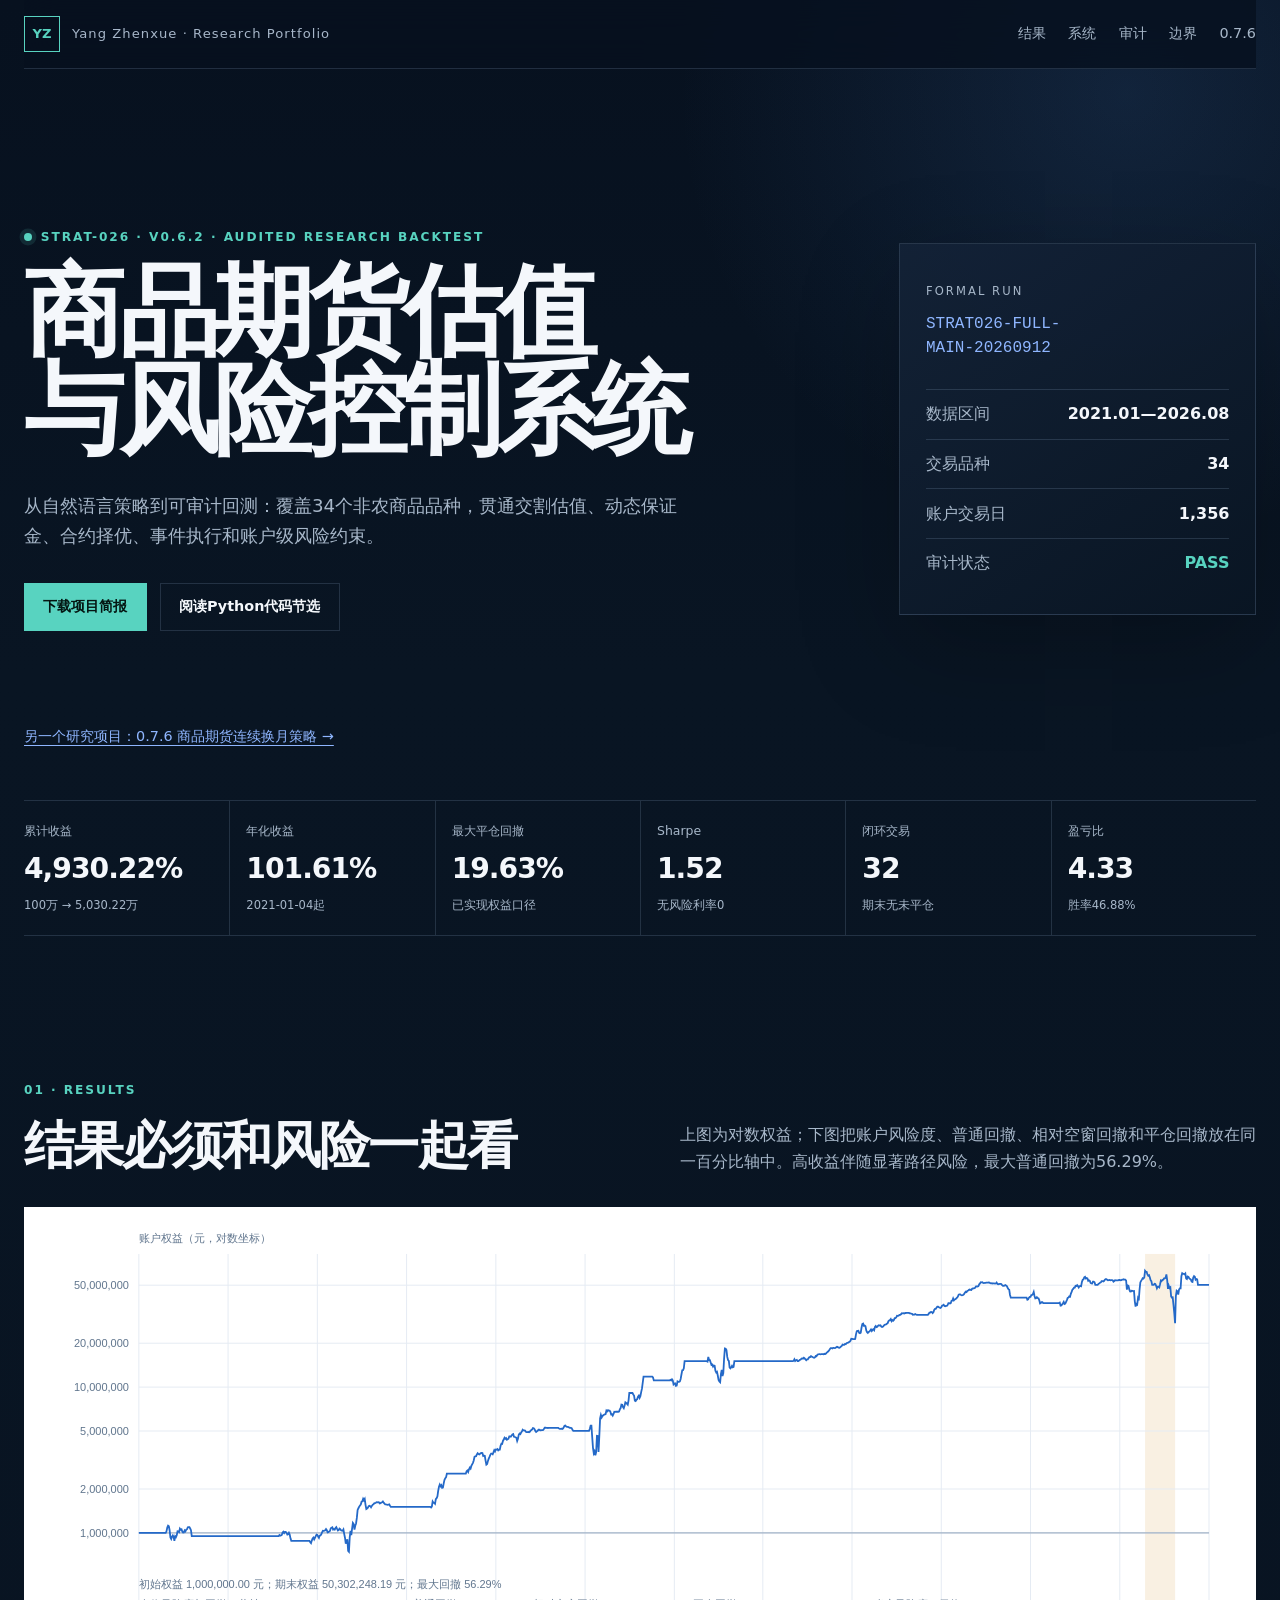
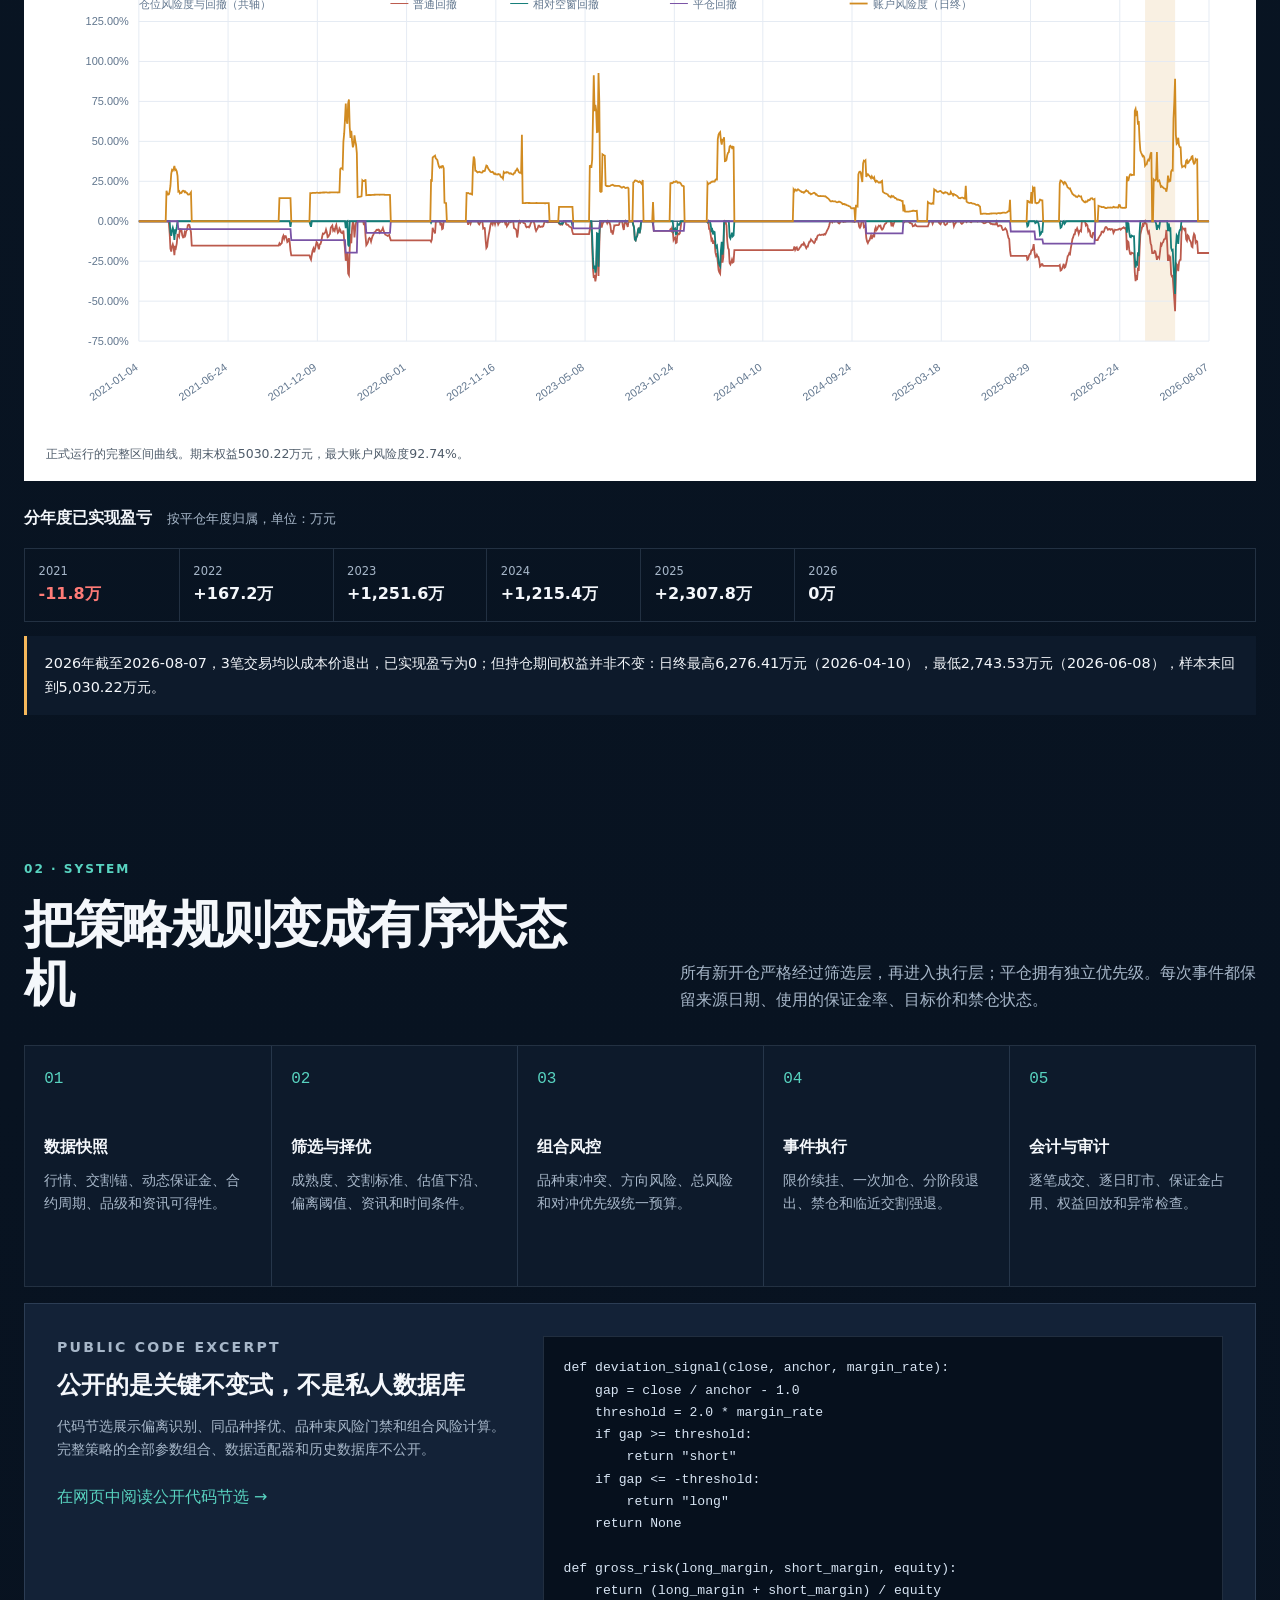
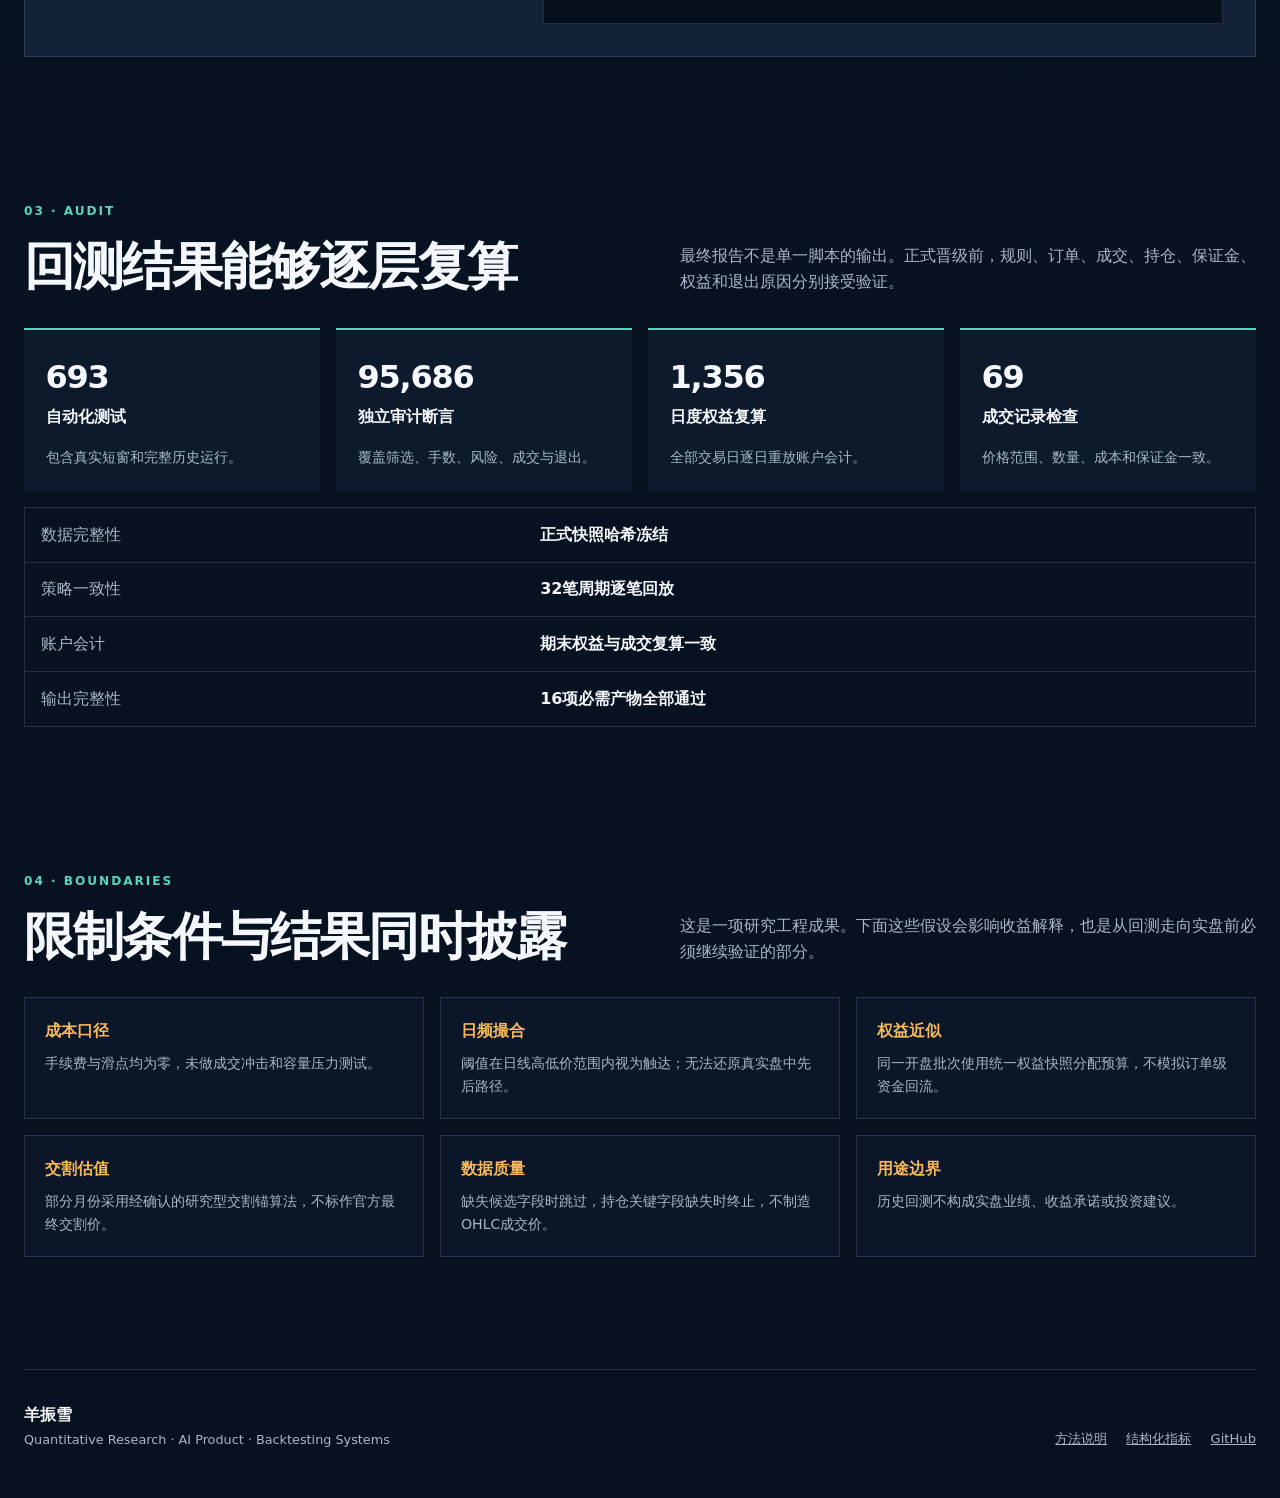
<file: index.html>
<!doctype html>
<html lang="zh-CN">
<head>
  <meta charset="utf-8">
  <meta name="viewport" content="width=device-width, initial-scale=1">
  <meta name="description" content="羊振雪的商品期货估值与风险控制系统项目：策略形式化、数据治理、回测引擎与独立审计。">
  <meta name="theme-color" content="#07111f">
  <title>羊振雪｜商品期货估值与风险控制系统</title>
  <link rel="stylesheet" href="styles.css">
</head>
<body>
  <a class="skip-link" href="#main">跳至主要内容</a>
  <header class="site-header">
    <a class="brand" href="#top" aria-label="返回顶部">
      <span class="brand-mark" aria-hidden="true">YZ</span>
      <span>Yang Zhenxue · Research Portfolio</span>
    </a>
    <nav aria-label="页面导航">
      <a href="#results">结果</a>
      <a href="#system">系统</a>
      <a href="#audit">审计</a>
      <a href="#limits">边界</a>
      <a href="strat-076/">0.7.6</a>
    </nav>
  </header>

  <main id="main">
    <section class="hero" id="top">
      <div class="hero-copy">
        <div class="eyebrow"><span class="status-dot"></span>STRAT-026 · v0.6.2 · AUDITED RESEARCH BACKTEST</div>
        <h1>商品期货估值<br>与风险控制系统</h1>
        <p class="lede">从自然语言策略到可审计回测：覆盖34个非农商品品种，贯通交割估值、动态保证金、合约择优、事件执行和账户级风险约束。</p>
        <div class="hero-actions">
          <a class="button primary" href="reports/STRAT-026-v0.6.2-project-brief.pdf">下载项目简报</a>
          <a class="button secondary" href="code.html">阅读Python代码节选</a>
        </div>
      </div>
      <aside class="hero-proof" aria-label="项目验证信息">
        <p class="proof-label">FORMAL RUN</p>
        <p class="proof-id">STRAT026-FULL-<br>MAIN-20260912</p>
        <dl>
          <div><dt>数据区间</dt><dd>2021.01—2026.08</dd></div>
          <div><dt>交易品种</dt><dd>34</dd></div>
          <div><dt>账户交易日</dt><dd>1,356</dd></div>
          <div><dt>审计状态</dt><dd class="pass">PASS</dd></div>
        </dl>
      </aside>
    </section>

    <p class="other-case"><a href="strat-076/">另一个研究项目：0.7.6 商品期货连续换月策略 →</a></p>

    <section class="metrics" aria-label="核心指标">
      <article><span>累计收益</span><strong>4,930.22%</strong><small>100万 → 5,030.22万</small></article>
      <article><span>年化收益</span><strong>101.61%</strong><small>2021-01-04起</small></article>
      <article><span>最大平仓回撤</span><strong>19.63%</strong><small>已实现权益口径</small></article>
      <article><span>Sharpe</span><strong>1.52</strong><small>无风险利率0</small></article>
      <article><span>闭环交易</span><strong>32</strong><small>期末无未平仓</small></article>
      <article><span>盈亏比</span><strong>4.33</strong><small>胜率46.88%</small></article>
    </section>

    <section class="section chart-section" id="results">
      <div class="section-heading">
        <div><p class="kicker">01 · RESULTS</p><h2>结果必须和风险一起看</h2></div>
        <p>上图为对数权益；下图把账户风险度、普通回撤、相对空窗回撤和平仓回撤放在同一百分比轴中。高收益伴随显著路径风险，最大普通回撤为56.29%。</p>
      </div>
      <figure class="chart-card">
        <img src="assets/equity_curve.svg" alt="2021年至2026年策略权益、账户风险度和三类回撤曲线">
        <figcaption>正式运行的完整区间曲线。期末权益5030.22万元，最大账户风险度92.74%。</figcaption>
      </figure>
      <h3 class="year-heading">分年度已实现盈亏 <small>按平仓年度归属，单位：万元</small></h3>
      <div class="year-grid" id="year-grid" aria-label="分年度已实现盈亏"></div>
      <p class="year-context" id="year-context">2026年交易和持仓波动数据加载中。</p>
    </section>

    <section class="section" id="system">
      <div class="section-heading">
        <div><p class="kicker">02 · SYSTEM</p><h2>把策略规则变成有序状态机</h2></div>
        <p>所有新开仓严格经过筛选层，再进入执行层；平仓拥有独立优先级。每次事件都保留来源日期、使用的保证金率、目标价和禁仓状态。</p>
      </div>
      <div class="pipeline" aria-label="策略执行流程">
        <article><span>01</span><h3>数据快照</h3><p>行情、交割锚、动态保证金、合约周期、品级和资讯可得性。</p></article>
        <article><span>02</span><h3>筛选与择优</h3><p>成熟度、交割标准、估值下沿、偏离阈值、资讯和时间条件。</p></article>
        <article><span>03</span><h3>组合风控</h3><p>品种束冲突、方向风险、总风险和对冲优先级统一预算。</p></article>
        <article><span>04</span><h3>事件执行</h3><p>限价续挂、一次加仓、分阶段退出、禁仓和临近交割强退。</p></article>
        <article><span>05</span><h3>会计与审计</h3><p>逐笔成交、逐日盯市、保证金占用、权益回放和异常检查。</p></article>
      </div>
      <div class="code-panel">
        <div>
          <p class="kicker">PUBLIC CODE EXCERPT</p>
          <h3>公开的是关键不变式，不是私人数据库</h3>
          <p>代码节选展示偏离识别、同品种择优、品种束风险门禁和组合风险计算。完整策略的全部参数组合、数据适配器和历史数据库不公开。</p>
          <a class="text-link" href="code.html">在网页中阅读公开代码节选 →</a>
        </div>
        <pre aria-label="Python代码节选"><code>def deviation_signal(close, anchor, margin_rate):
    gap = close / anchor - 1.0
    threshold = 2.0 * margin_rate
    if gap &gt;= threshold:
        return "short"
    if gap &lt;= -threshold:
        return "long"
    return None

def gross_risk(long_margin, short_margin, equity):
    return (long_margin + short_margin) / equity</code></pre>
      </div>
    </section>

    <section class="section audit-section" id="audit">
      <div class="section-heading">
        <div><p class="kicker">03 · AUDIT</p><h2>回测结果能够逐层复算</h2></div>
        <p>最终报告不是单一脚本的输出。正式晋级前，规则、订单、成交、持仓、保证金、权益和退出原因分别接受验证。</p>
      </div>
      <div class="audit-grid">
        <article><strong>693</strong><span>自动化测试</span><p>包含真实短窗和完整历史运行。</p></article>
        <article><strong>95,686</strong><span>独立审计断言</span><p>覆盖筛选、手数、风险、成交与退出。</p></article>
        <article><strong>1,356</strong><span>日度权益复算</span><p>全部交易日逐日重放账户会计。</p></article>
        <article><strong>69</strong><span>成交记录检查</span><p>价格范围、数量、成本和保证金一致。</p></article>
      </div>
      <div class="evidence-list">
        <div><span>数据完整性</span><b>正式快照哈希冻结</b></div>
        <div><span>策略一致性</span><b>32笔周期逐笔回放</b></div>
        <div><span>账户会计</span><b>期末权益与成交复算一致</b></div>
        <div><span>输出完整性</span><b>16项必需产物全部通过</b></div>
      </div>
    </section>

    <section class="section limits-section" id="limits">
      <div class="section-heading">
        <div><p class="kicker">04 · BOUNDARIES</p><h2>限制条件与结果同时披露</h2></div>
        <p>这是一项研究工程成果。下面这些假设会影响收益解释，也是从回测走向实盘前必须继续验证的部分。</p>
      </div>
      <div class="limits-grid">
        <article><h3>成本口径</h3><p>手续费与滑点均为零，未做成交冲击和容量压力测试。</p></article>
        <article><h3>日频撮合</h3><p>阈值在日线高低价范围内视为触达；无法还原真实盘中先后路径。</p></article>
        <article><h3>权益近似</h3><p>同一开盘批次使用统一权益快照分配预算，不模拟订单级资金回流。</p></article>
        <article><h3>交割估值</h3><p>部分月份采用经确认的研究型交割锚算法，不标作官方最终交割价。</p></article>
        <article><h3>数据质量</h3><p>缺失候选字段时跳过，持仓关键字段缺失时终止，不制造OHLC成交价。</p></article>
        <article><h3>用途边界</h3><p>历史回测不构成实盘业绩、收益承诺或投资建议。</p></article>
      </div>
    </section>
  </main>

  <footer>
    <div><strong>羊振雪</strong><span>Quantitative Research · AI Product · Backtesting Systems</span></div>
    <div class="footer-links"><a href="docs/methodology.md">方法说明</a><a href="data/public-metrics.json">结构化指标</a><a href="https://github.com/yanzhen-cpu/Yangzhenxue">GitHub</a></div>
  </footer>
  <script src="app.js"></script>
</body>
</html>
</file>
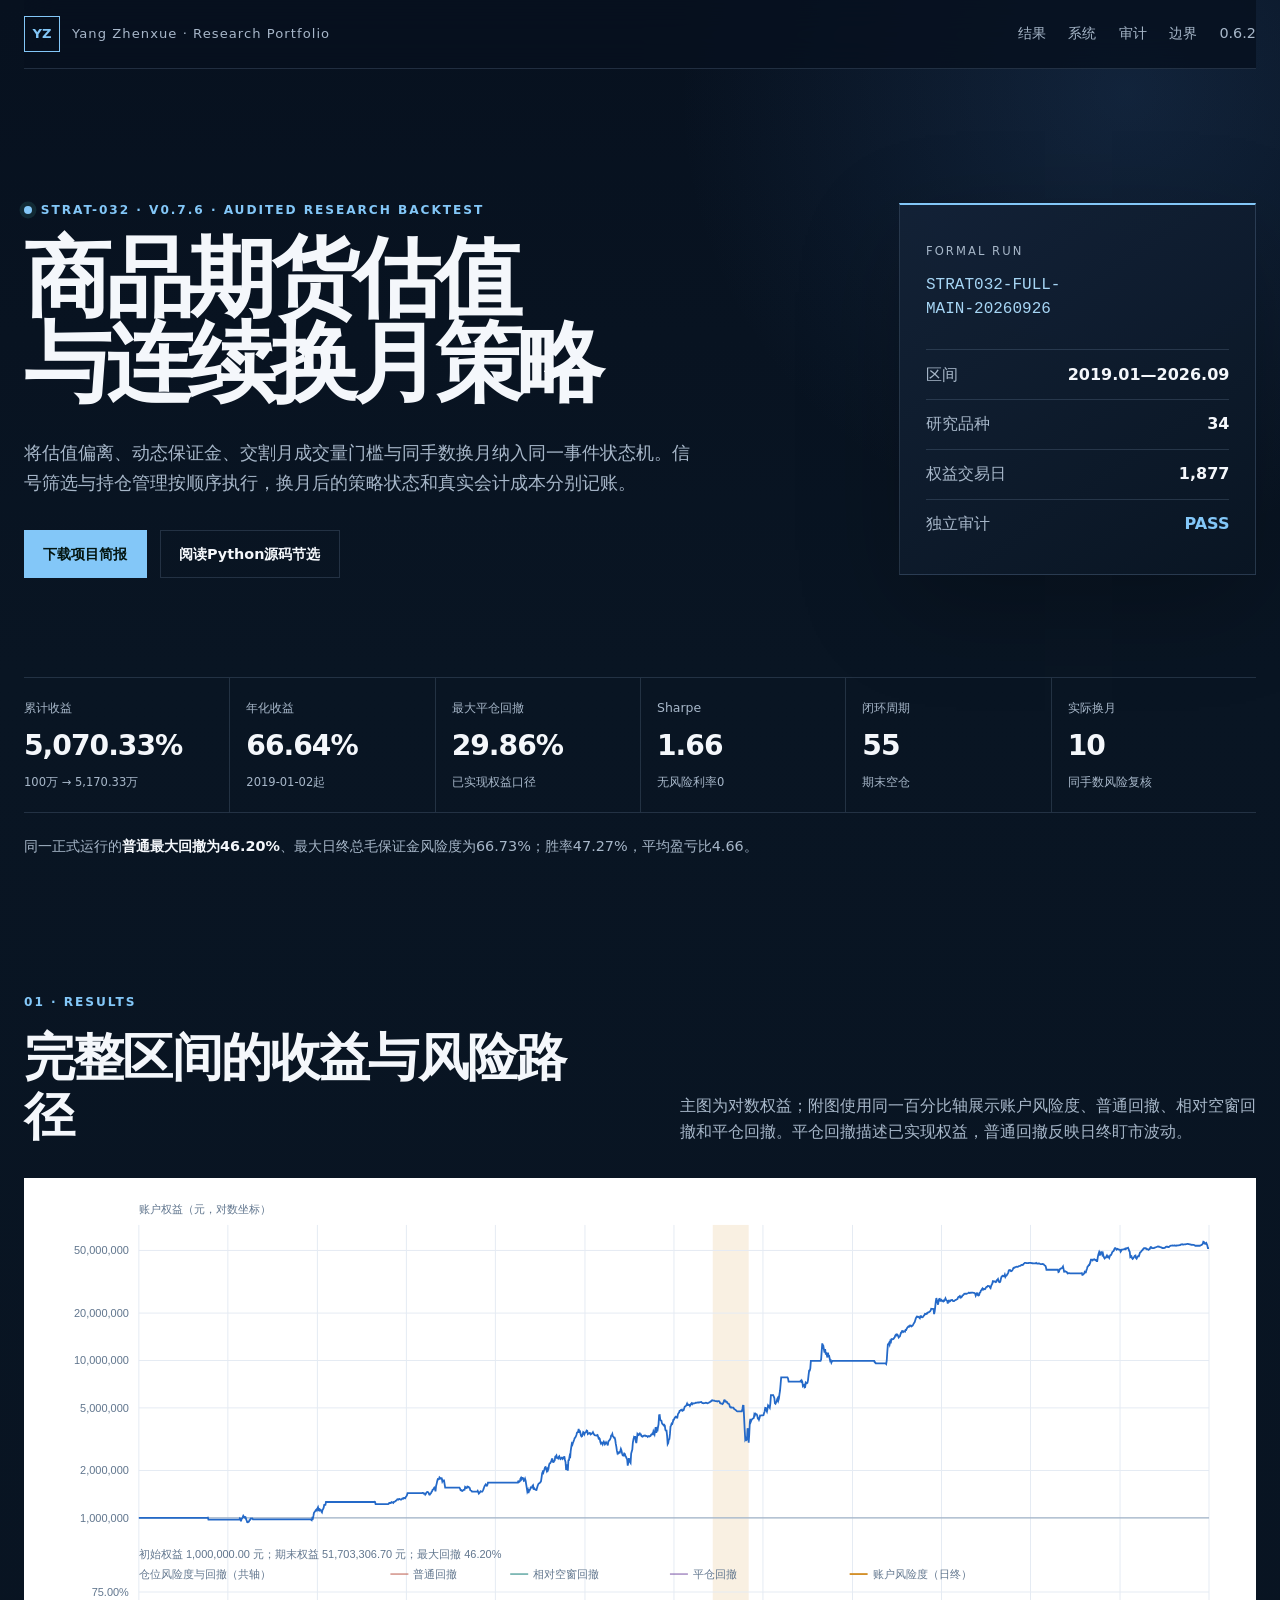
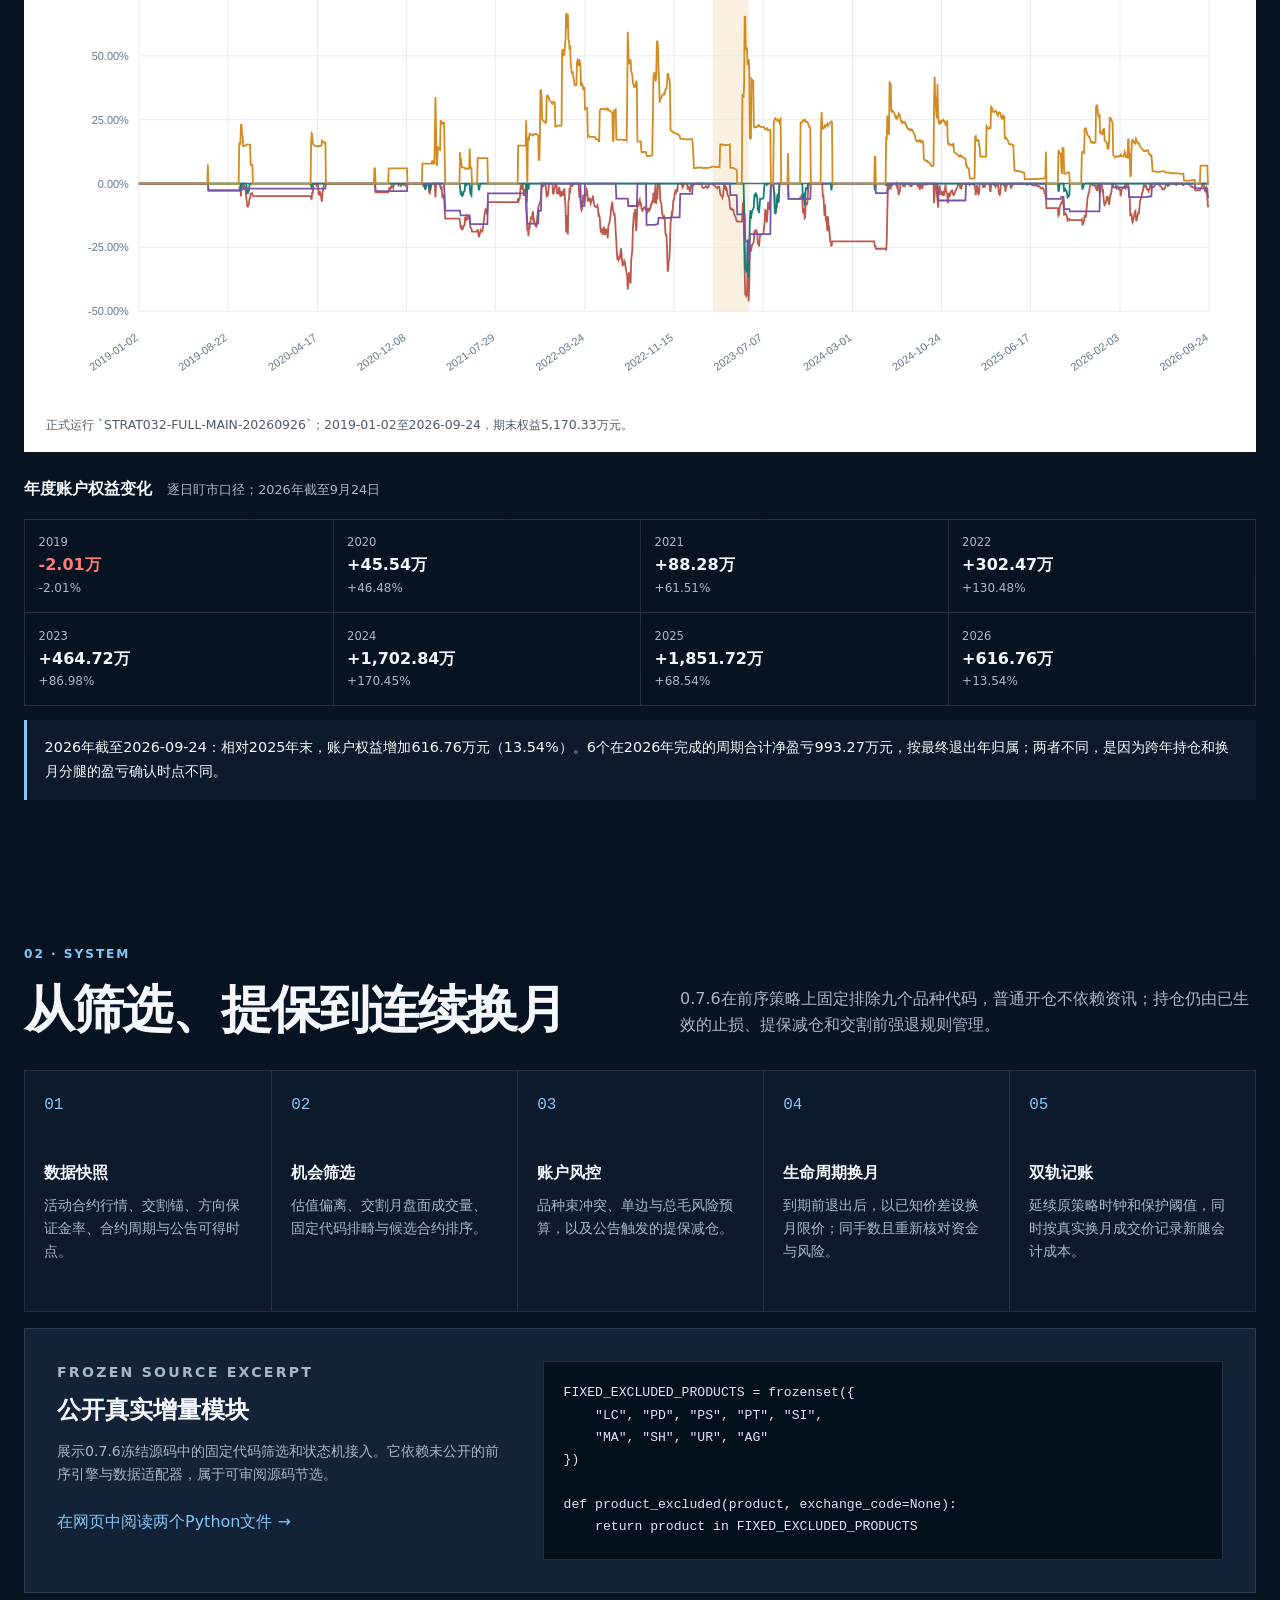
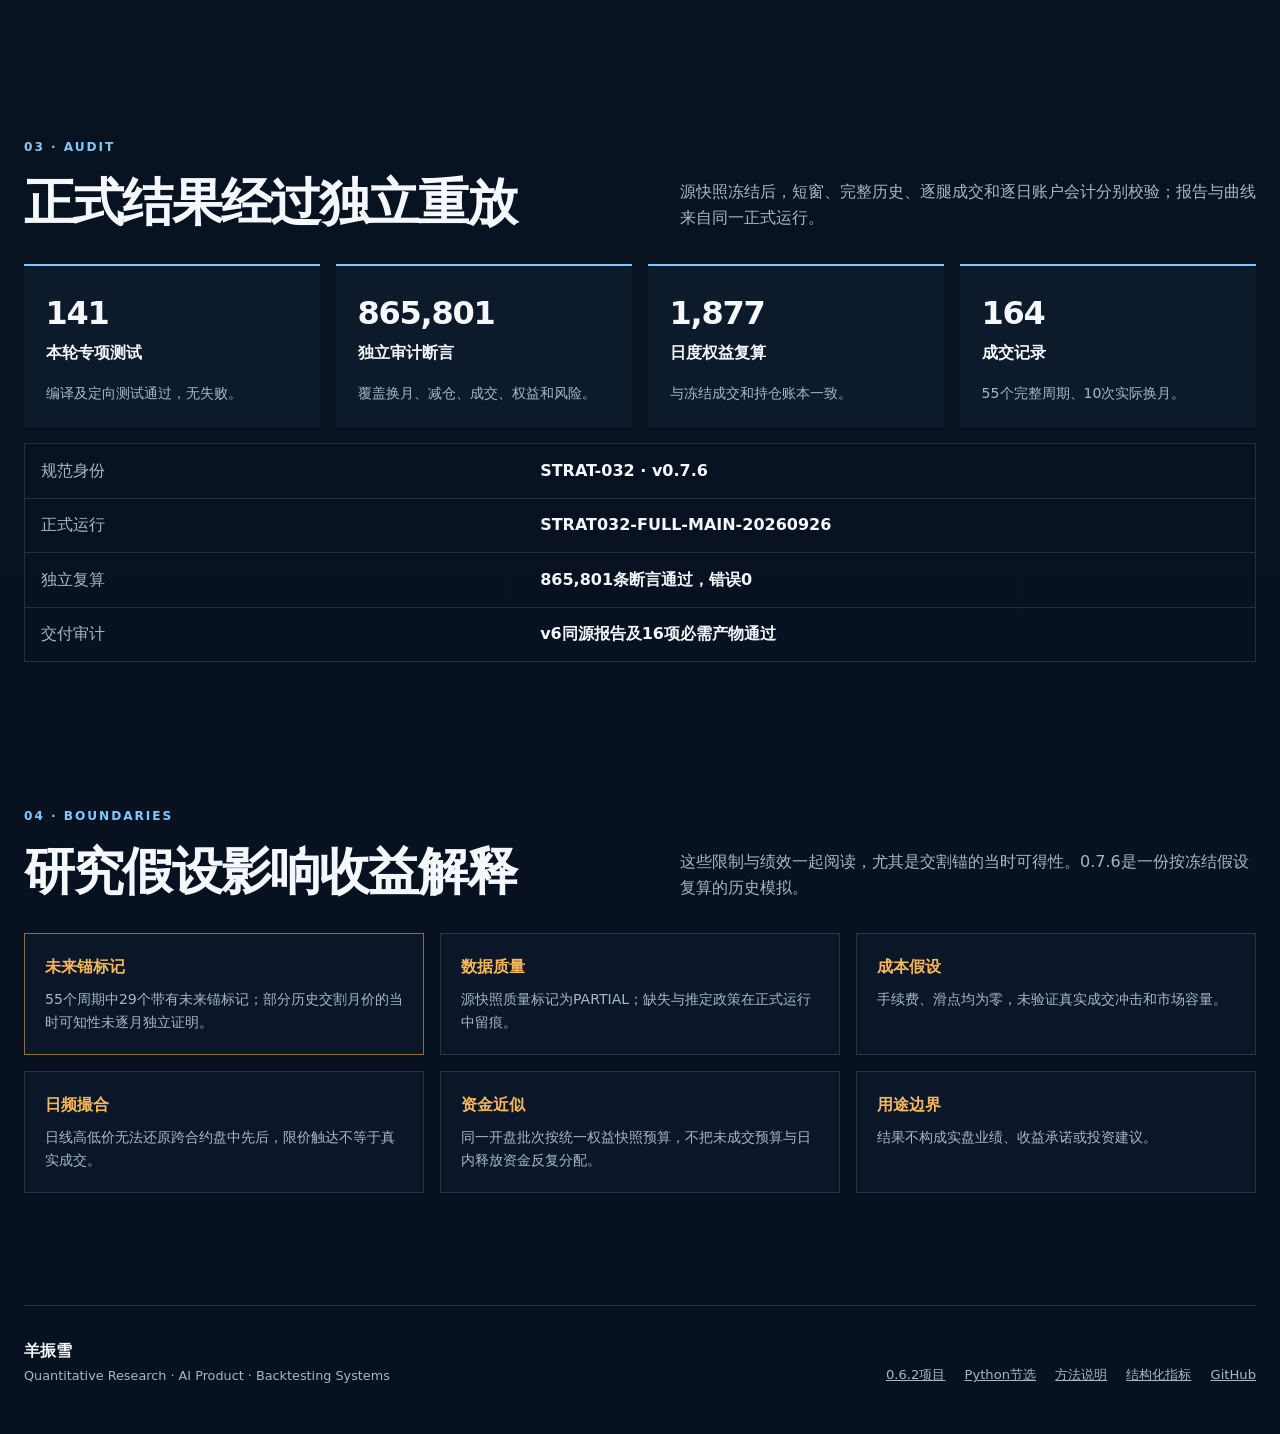
<file: strat-076/index.html>
<!doctype html>
<html lang="zh-CN">
<head>
  <meta charset="utf-8">
  <meta name="viewport" content="width=device-width, initial-scale=1">
  <meta name="description" content="STRAT-032 v0.7.6：商品期货估值偏离、保证金风险控制与同手数换月的可审计研究回测。">
  <meta name="theme-color" content="#07111f">
  <title>0.7.6 换月策略｜羊振雪研究项目</title>
  <link rel="stylesheet" href="../styles.css">
  <link rel="stylesheet" href="site.css">
</head>
<body>
  <a class="skip-link" href="#main">跳至主要内容</a>
  <header class="site-header">
    <a class="brand" href="../index.html"><span class="brand-mark" aria-hidden="true">YZ</span><span>Yang Zhenxue · Research Portfolio</span></a>
    <nav aria-label="页面导航">
      <a href="#results">结果</a>
      <a href="#system">系统</a>
      <a href="#audit">审计</a>
      <a href="#limits">边界</a>
      <a href="../index.html">0.6.2</a>
    </nav>
  </header>

  <main id="main">
    <section class="hero case-hero" id="top">
      <div class="hero-copy">
        <p class="eyebrow"><span class="status-dot"></span>STRAT-032 · v0.7.6 · AUDITED RESEARCH BACKTEST</p>
        <h1>商品期货估值<br>与连续换月策略</h1>
        <p class="lede">将估值偏离、动态保证金、交割月成交量门槛与同手数换月纳入同一事件状态机。信号筛选与持仓管理按顺序执行，换月后的策略状态和真实会计成本分别记账。</p>
        <div class="hero-actions">
          <a class="button primary" href="reports/STRAT-032-v0.7.6-project-brief.pdf">下载项目简报</a>
          <a class="button secondary" href="code.html">阅读Python源码节选</a>
        </div>
      </div>
      <aside class="hero-proof" aria-label="正式运行信息">
        <p class="proof-label">FORMAL RUN</p>
        <p class="proof-id">STRAT032-FULL-<br>MAIN-20260926</p>
        <dl>
          <div><dt>区间</dt><dd>2019.01—2026.09</dd></div>
          <div><dt>研究品种</dt><dd>34</dd></div>
          <div><dt>权益交易日</dt><dd>1,877</dd></div>
          <div><dt>独立审计</dt><dd class="pass">PASS</dd></div>
        </dl>
      </aside>
    </section>

    <section class="metrics" aria-label="回测核心指标">
      <article><span>累计收益</span><strong>5,070.33%</strong><small>100万 → 5,170.33万</small></article>
      <article><span>年化收益</span><strong>66.64%</strong><small>2019-01-02起</small></article>
      <article><span>最大平仓回撤</span><strong>29.86%</strong><small>已实现权益口径</small></article>
      <article><span>Sharpe</span><strong>1.66</strong><small>无风险利率0</small></article>
      <article><span>闭环周期</span><strong>55</strong><small>期末空仓</small></article>
      <article><span>实际换月</span><strong>10</strong><small>同手数风险复核</small></article>
    </section>
    <p class="metric-context">同一正式运行的<strong>普通最大回撤为46.20%</strong>、最大日终总毛保证金风险度为66.73%；胜率47.27%，平均盈亏比4.66。</p>

    <section class="section" id="results">
      <div class="section-heading">
        <div><p class="kicker">01 · RESULTS</p><h2>完整区间的收益与风险路径</h2></div>
        <p>主图为对数权益；附图使用同一百分比轴展示账户风险度、普通回撤、相对空窗回撤和平仓回撤。平仓回撤描述已实现权益，普通回撤反映日终盯市波动。</p>
      </div>
      <figure class="chart-card">
        <img src="assets/equity_curve.svg" alt="2019年至2026年0.7.6策略的完整权益、账户风险度与三种回撤曲线">
        <figcaption>正式运行 `STRAT032-FULL-MAIN-20260926`；2019-01-02至2026-09-24，期末权益5,170.33万元。</figcaption>
      </figure>
      <h3 class="year-heading">年度账户权益变化 <small>逐日盯市口径；2026年截至9月24日</small></h3>
      <div class="year-grid" id="annual-grid" aria-label="年度账户权益变化"></div>
      <p class="year-context" id="annual-context">年度账户数据加载中。</p>
    </section>

    <section class="section" id="system">
      <div class="section-heading">
        <div><p class="kicker">02 · SYSTEM</p><h2>从筛选、提保到连续换月</h2></div>
        <p>0.7.6在前序策略上固定排除九个品种代码，普通开仓不依赖资讯；持仓仍由已生效的止损、提保减仓和交割前强退规则管理。</p>
      </div>
      <div class="pipeline" aria-label="策略状态流程">
        <article><span>01</span><h3>数据快照</h3><p>活动合约行情、交割锚、方向保证金率、合约周期与公告可得时点。</p></article>
        <article><span>02</span><h3>机会筛选</h3><p>估值偏离、交割月盘面成交量、固定代码排畸与候选合约排序。</p></article>
        <article><span>03</span><h3>账户风控</h3><p>品种束冲突、单边与总毛风险预算，以及公告触发的提保减仓。</p></article>
        <article><span>04</span><h3>生命周期换月</h3><p>到期前退出后，以已知价差设换月限价；同手数且重新核对资金与风险。</p></article>
        <article><span>05</span><h3>双轨记账</h3><p>延续原策略时钟和保护阈值，同时按真实换月成交价记录新腿会计成本。</p></article>
      </div>
      <div class="code-panel">
        <div>
          <p class="kicker">FROZEN SOURCE EXCERPT</p>
          <h3>公开真实增量模块</h3>
          <p>展示0.7.6冻结源码中的固定代码筛选和状态机接入。它依赖未公开的前序引擎与数据适配器，属于可审阅源码节选。</p>
          <a class="text-link" href="code.html">在网页中阅读两个Python文件 →</a>
        </div>
        <pre aria-label="固定代码筛选节选"><code>FIXED_EXCLUDED_PRODUCTS = frozenset({
    "LC", "PD", "PS", "PT", "SI",
    "MA", "SH", "UR", "AG"
})

def product_excluded(product, exchange_code=None):
    return product in FIXED_EXCLUDED_PRODUCTS</code></pre>
      </div>
    </section>

    <section class="section" id="audit">
      <div class="section-heading">
        <div><p class="kicker">03 · AUDIT</p><h2>正式结果经过独立重放</h2></div>
        <p>源快照冻结后，短窗、完整历史、逐腿成交和逐日账户会计分别校验；报告与曲线来自同一正式运行。</p>
      </div>
      <div class="audit-grid">
        <article><strong>141</strong><span>本轮专项测试</span><p>编译及定向测试通过，无失败。</p></article>
        <article><strong>865,801</strong><span>独立审计断言</span><p>覆盖换月、减仓、成交、权益和风险。</p></article>
        <article><strong>1,877</strong><span>日度权益复算</span><p>与冻结成交和持仓账本一致。</p></article>
        <article><strong>164</strong><span>成交记录</span><p>55个完整周期、10次实际换月。</p></article>
      </div>
      <div class="evidence-list">
        <div><span>规范身份</span><b>STRAT-032 · v0.7.6</b></div>
        <div><span>正式运行</span><b>STRAT032-FULL-MAIN-20260926</b></div>
        <div><span>独立复算</span><b>865,801条断言通过，错误0</b></div>
        <div><span>交付审计</span><b>v6同源报告及16项必需产物通过</b></div>
      </div>
    </section>

    <section class="section" id="limits">
      <div class="section-heading">
        <div><p class="kicker">04 · BOUNDARIES</p><h2>研究假设影响收益解释</h2></div>
        <p>这些限制与绩效一起阅读，尤其是交割锚的当时可得性。0.7.6是一份按冻结假设复算的历史模拟。</p>
      </div>
      <div class="limits-grid">
        <article><h3>未来锚标记</h3><p>55个周期中29个带有未来锚标记；部分历史交割月价的当时可知性未逐月独立证明。</p></article>
        <article><h3>数据质量</h3><p>源快照质量标记为PARTIAL；缺失与推定政策在正式运行中留痕。</p></article>
        <article><h3>成本假设</h3><p>手续费、滑点均为零，未验证真实成交冲击和市场容量。</p></article>
        <article><h3>日频撮合</h3><p>日线高低价无法还原跨合约盘中先后，限价触达不等于真实成交。</p></article>
        <article><h3>资金近似</h3><p>同一开盘批次按统一权益快照预算，不把未成交预算与日内释放资金反复分配。</p></article>
        <article><h3>用途边界</h3><p>结果不构成实盘业绩、收益承诺或投资建议。</p></article>
      </div>
    </section>
  </main>

  <footer>
    <div><strong>羊振雪</strong><span>Quantitative Research · AI Product · Backtesting Systems</span></div>
    <div class="footer-links"><a href="../index.html">0.6.2项目</a><a href="code.html">Python节选</a><a href="docs/methodology.md">方法说明</a><a href="data/public-metrics.json">结构化指标</a><a href="https://github.com/yanzhen-cpu/Yangzhenxue">GitHub</a></div>
  </footer>
  <script src="app.js"></script>
</body>
</html>
</file>
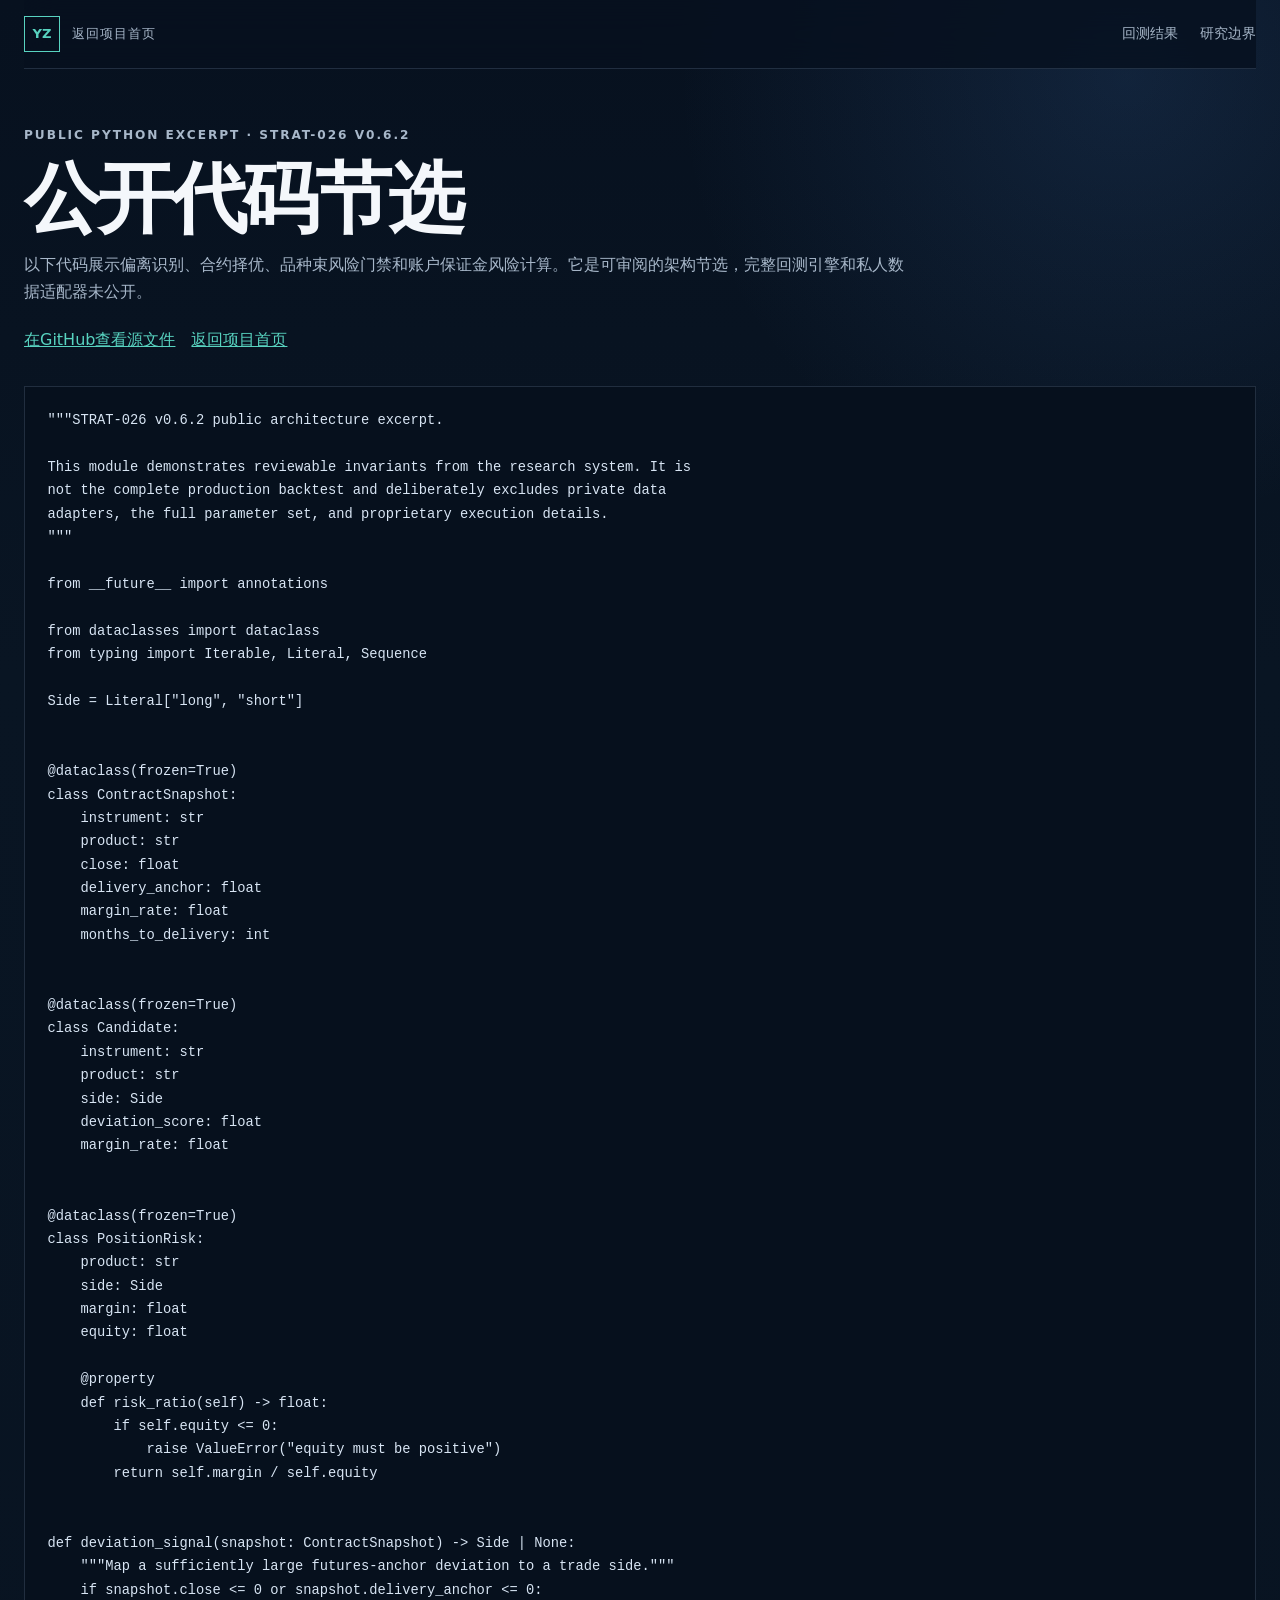
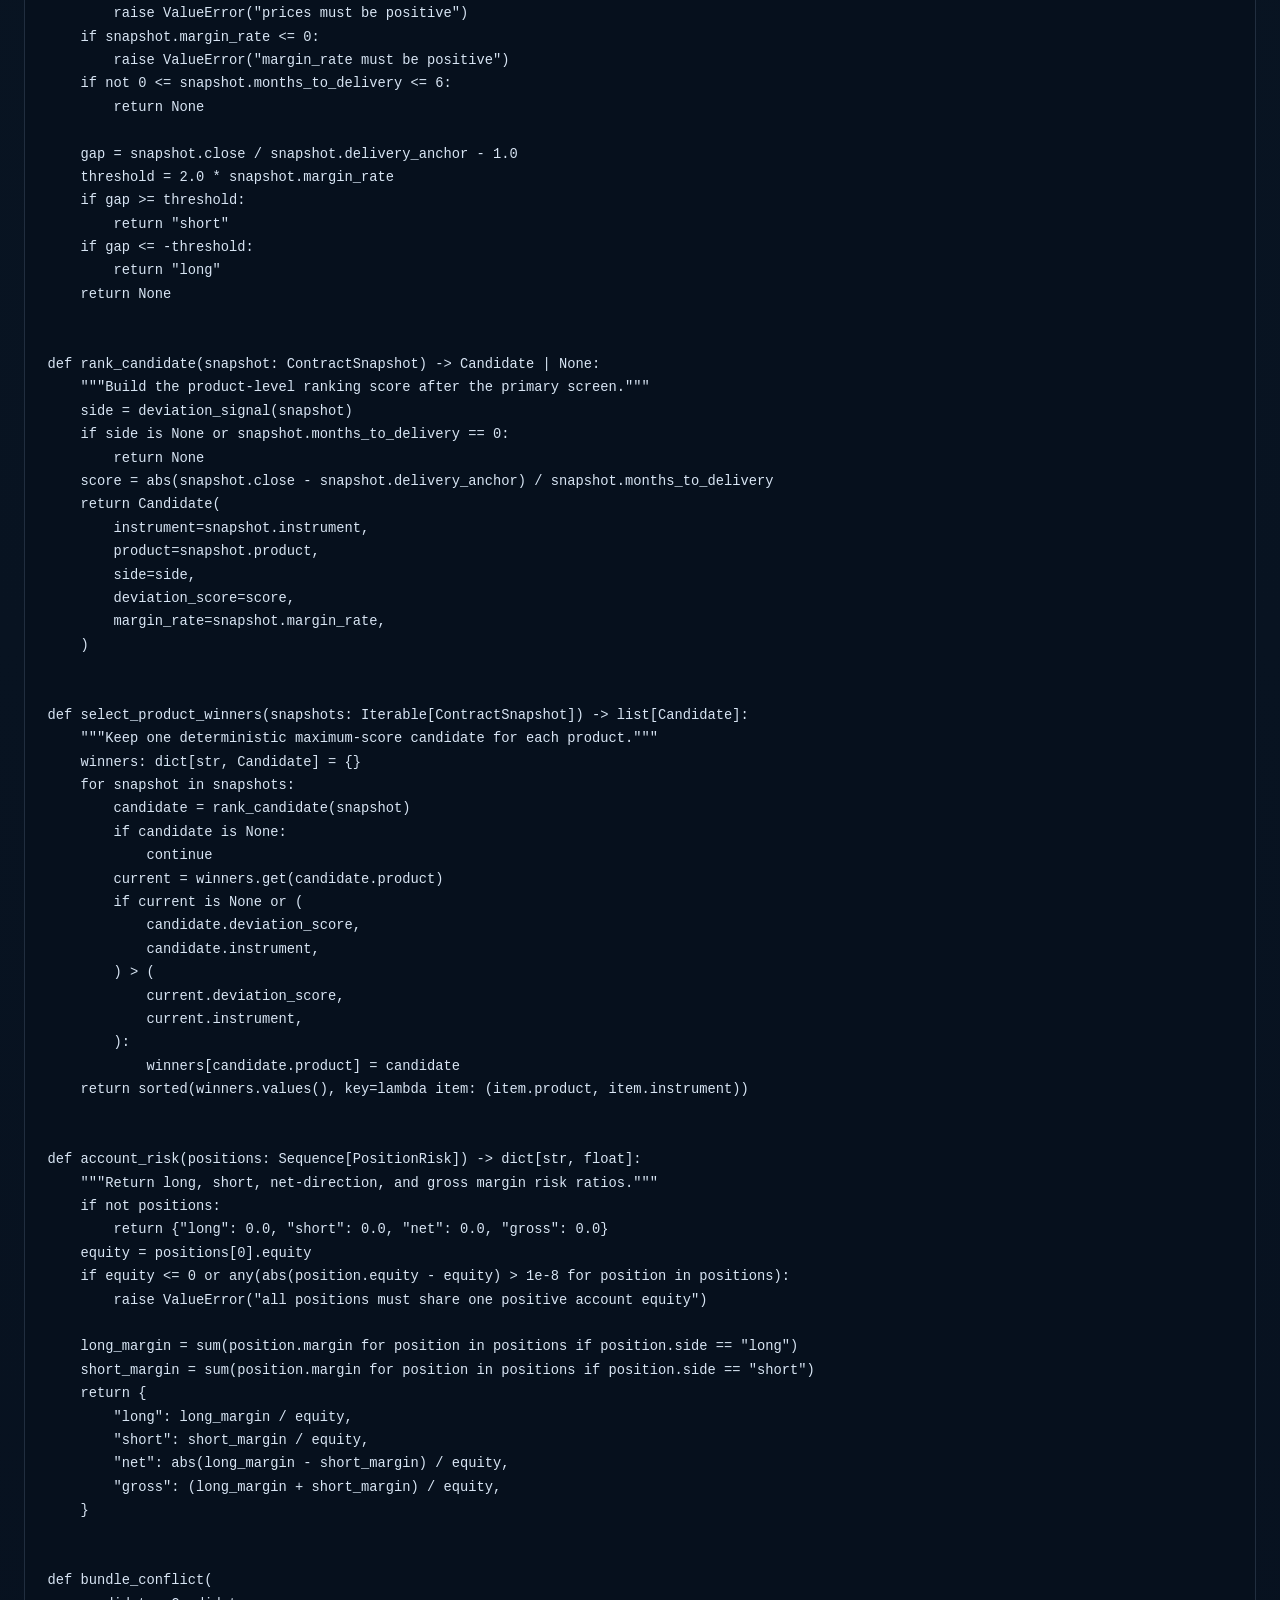
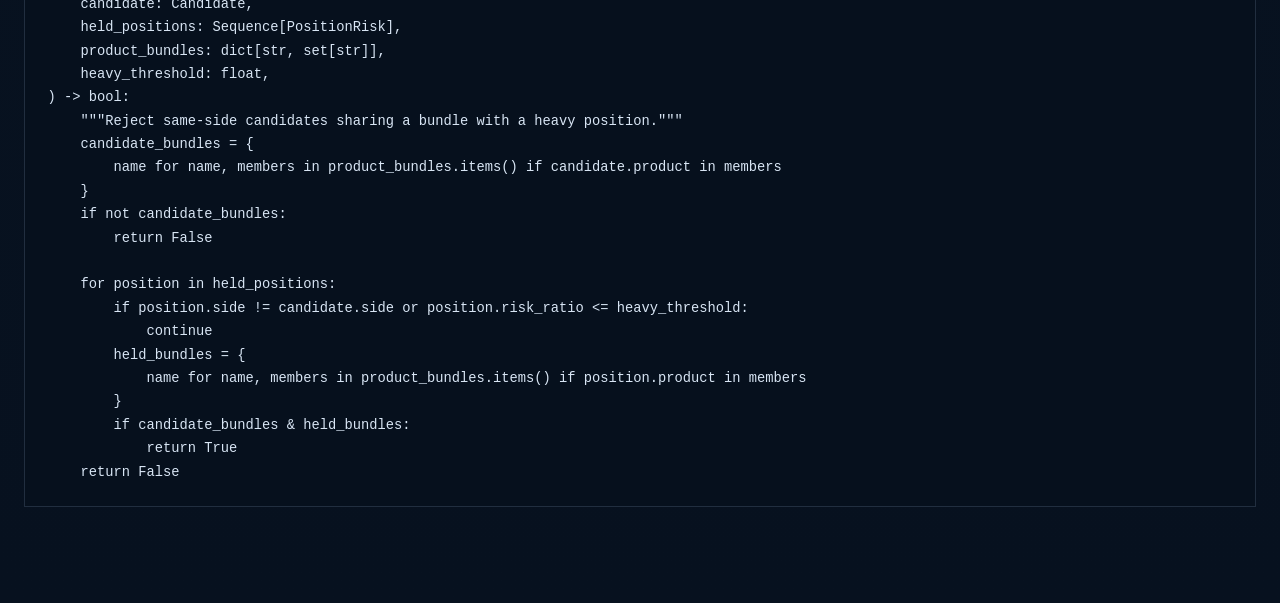
<file: code.html>
<!doctype html>
<html lang="zh-CN">
<head>
  <meta charset="utf-8">
  <meta name="viewport" content="width=device-width, initial-scale=1">
  <meta name="description" content="STRAT-026 v0.6.2 公开Python架构节选。">
  <title>Python代码节选｜STRAT-026 v0.6.2</title>
  <link rel="stylesheet" href="styles.css">
</head>
<body>
  <header class="site-header">
    <a class="brand" href="index.html"><span class="brand-mark" aria-hidden="true">YZ</span><span>返回项目首页</span></a>
    <nav aria-label="代码页面导航"><a href="index.html#results">回测结果</a><a href="index.html#limits">研究边界</a></nav>
  </header>
  <main class="code-shell">
    <div class="code-intro">
      <p class="kicker">PUBLIC PYTHON EXCERPT · STRAT-026 v0.6.2</p>
      <h1>公开代码节选</h1>
      <p>以下代码展示偏离识别、合约择优、品种束风险门禁和账户保证金风险计算。它是可审阅的架构节选，完整回测引擎和私人数据适配器未公开。</p>
      <div class="code-links">
        <a href="https://github.com/yanzhen-cpu/Yangzhenxue/blob/main/src/strategy_pipeline.py">在GitHub查看源文件</a>
        <a href="index.html">返回项目首页</a>
      </div>
    </div>
    <pre class="code-view" aria-label="公开Python代码"><code>&quot;&quot;&quot;STRAT-026 v0.6.2 public architecture excerpt.

This module demonstrates reviewable invariants from the research system. It is
not the complete production backtest and deliberately excludes private data
adapters, the full parameter set, and proprietary execution details.
&quot;&quot;&quot;

from __future__ import annotations

from dataclasses import dataclass
from typing import Iterable, Literal, Sequence

Side = Literal[&quot;long&quot;, &quot;short&quot;]


@dataclass(frozen=True)
class ContractSnapshot:
    instrument: str
    product: str
    close: float
    delivery_anchor: float
    margin_rate: float
    months_to_delivery: int


@dataclass(frozen=True)
class Candidate:
    instrument: str
    product: str
    side: Side
    deviation_score: float
    margin_rate: float


@dataclass(frozen=True)
class PositionRisk:
    product: str
    side: Side
    margin: float
    equity: float

    @property
    def risk_ratio(self) -&gt; float:
        if self.equity &lt;= 0:
            raise ValueError(&quot;equity must be positive&quot;)
        return self.margin / self.equity


def deviation_signal(snapshot: ContractSnapshot) -&gt; Side | None:
    &quot;&quot;&quot;Map a sufficiently large futures-anchor deviation to a trade side.&quot;&quot;&quot;
    if snapshot.close &lt;= 0 or snapshot.delivery_anchor &lt;= 0:
        raise ValueError(&quot;prices must be positive&quot;)
    if snapshot.margin_rate &lt;= 0:
        raise ValueError(&quot;margin_rate must be positive&quot;)
    if not 0 &lt;= snapshot.months_to_delivery &lt;= 6:
        return None

    gap = snapshot.close / snapshot.delivery_anchor - 1.0
    threshold = 2.0 * snapshot.margin_rate
    if gap &gt;= threshold:
        return &quot;short&quot;
    if gap &lt;= -threshold:
        return &quot;long&quot;
    return None


def rank_candidate(snapshot: ContractSnapshot) -&gt; Candidate | None:
    &quot;&quot;&quot;Build the product-level ranking score after the primary screen.&quot;&quot;&quot;
    side = deviation_signal(snapshot)
    if side is None or snapshot.months_to_delivery == 0:
        return None
    score = abs(snapshot.close - snapshot.delivery_anchor) / snapshot.months_to_delivery
    return Candidate(
        instrument=snapshot.instrument,
        product=snapshot.product,
        side=side,
        deviation_score=score,
        margin_rate=snapshot.margin_rate,
    )


def select_product_winners(snapshots: Iterable[ContractSnapshot]) -&gt; list[Candidate]:
    &quot;&quot;&quot;Keep one deterministic maximum-score candidate for each product.&quot;&quot;&quot;
    winners: dict[str, Candidate] = {}
    for snapshot in snapshots:
        candidate = rank_candidate(snapshot)
        if candidate is None:
            continue
        current = winners.get(candidate.product)
        if current is None or (
            candidate.deviation_score,
            candidate.instrument,
        ) &gt; (
            current.deviation_score,
            current.instrument,
        ):
            winners[candidate.product] = candidate
    return sorted(winners.values(), key=lambda item: (item.product, item.instrument))


def account_risk(positions: Sequence[PositionRisk]) -&gt; dict[str, float]:
    &quot;&quot;&quot;Return long, short, net-direction, and gross margin risk ratios.&quot;&quot;&quot;
    if not positions:
        return {&quot;long&quot;: 0.0, &quot;short&quot;: 0.0, &quot;net&quot;: 0.0, &quot;gross&quot;: 0.0}
    equity = positions[0].equity
    if equity &lt;= 0 or any(abs(position.equity - equity) &gt; 1e-8 for position in positions):
        raise ValueError(&quot;all positions must share one positive account equity&quot;)

    long_margin = sum(position.margin for position in positions if position.side == &quot;long&quot;)
    short_margin = sum(position.margin for position in positions if position.side == &quot;short&quot;)
    return {
        &quot;long&quot;: long_margin / equity,
        &quot;short&quot;: short_margin / equity,
        &quot;net&quot;: abs(long_margin - short_margin) / equity,
        &quot;gross&quot;: (long_margin + short_margin) / equity,
    }


def bundle_conflict(
    candidate: Candidate,
    held_positions: Sequence[PositionRisk],
    product_bundles: dict[str, set[str]],
    heavy_threshold: float,
) -&gt; bool:
    &quot;&quot;&quot;Reject same-side candidates sharing a bundle with a heavy position.&quot;&quot;&quot;
    candidate_bundles = {
        name for name, members in product_bundles.items() if candidate.product in members
    }
    if not candidate_bundles:
        return False

    for position in held_positions:
        if position.side != candidate.side or position.risk_ratio &lt;= heavy_threshold:
            continue
        held_bundles = {
            name for name, members in product_bundles.items() if position.product in members
        }
        if candidate_bundles &amp; held_bundles:
            return True
    return False
</code></pre>
  </main>
</body>
</html>
</file>
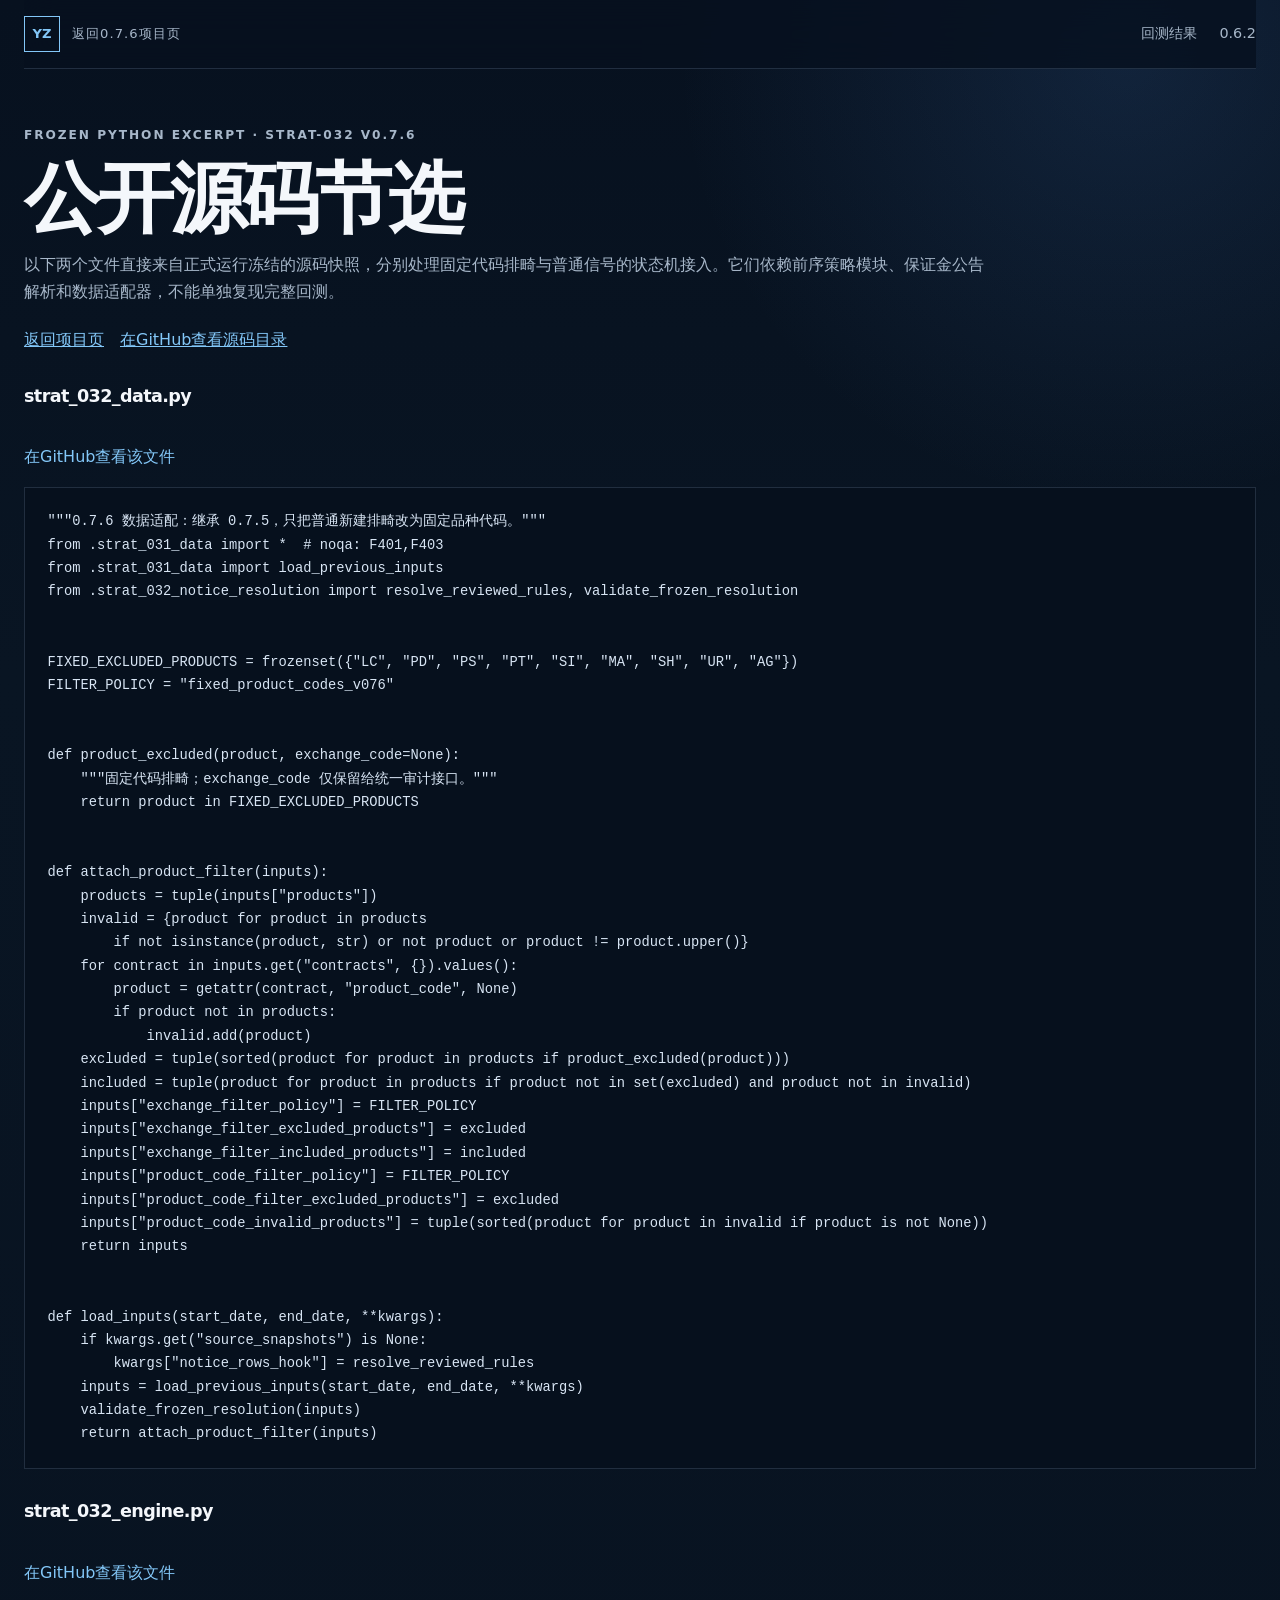
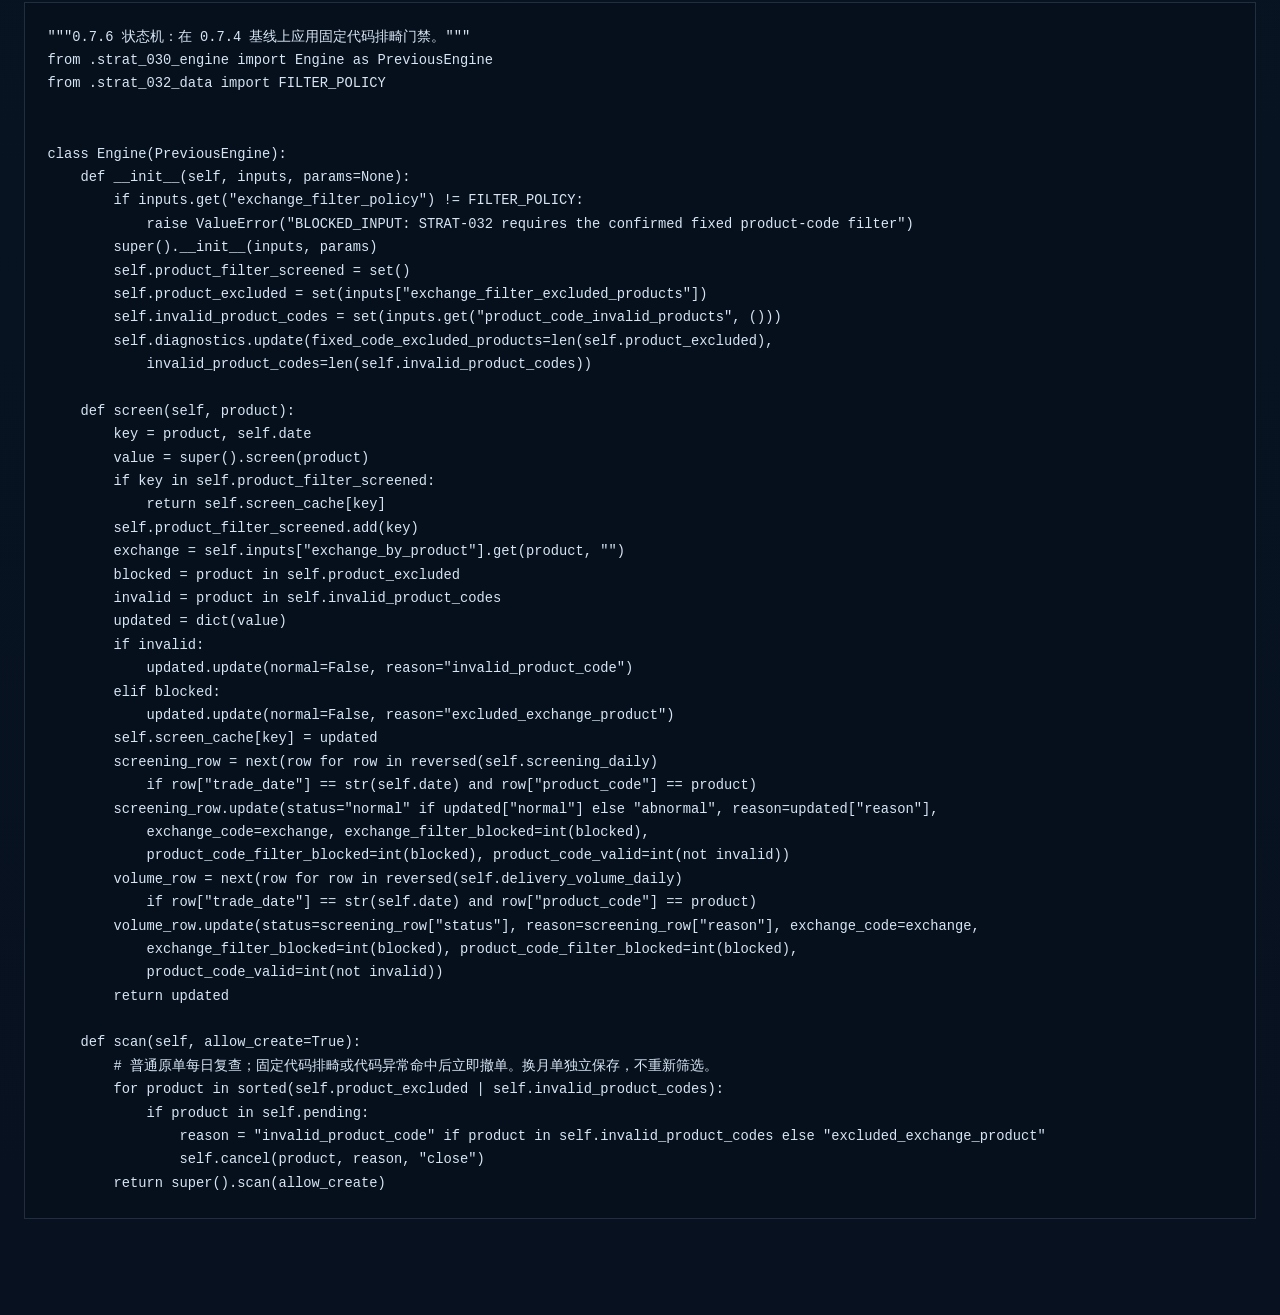
<file: strat-076/code.html>
<!doctype html>
<html lang="zh-CN">
<head>
  <meta charset="utf-8">
  <meta name="viewport" content="width=device-width, initial-scale=1">
  <meta name="description" content="STRAT-032 v0.7.6 冻结源码中的固定代码筛选和状态机增量模块。">
  <title>0.7.6 Python源码节选｜羊振雪</title>
  <link rel="stylesheet" href="../styles.css">
  <link rel="stylesheet" href="site.css">
</head>
<body>
  <header class="site-header">
    <a class="brand" href="index.html"><span class="brand-mark" aria-hidden="true">YZ</span><span>返回0.7.6项目页</span></a>
    <nav aria-label="代码页面导航"><a href="index.html#results">回测结果</a><a href="../index.html">0.6.2</a></nav>
  </header>
  <main class="code-shell">
    <div class="code-intro">
      <p class="kicker">FROZEN PYTHON EXCERPT · STRAT-032 v0.7.6</p>
      <h1>公开源码节选</h1>
      <p>以下两个文件直接来自正式运行冻结的源码快照，分别处理固定代码排畸与普通信号的状态机接入。它们依赖前序策略模块、保证金公告解析和数据适配器，不能单独复现完整回测。</p>
      <div class="code-links"><a href="index.html">返回项目页</a><a href="https://github.com/yanzhen-cpu/Yangzhenxue/tree/main/strat-076/src">在GitHub查看源码目录</a></div>
    </div>
    <section><h2 class="code-section-title">strat_032_data.py</h2><p><a class="text-link" href="https://github.com/yanzhen-cpu/Yangzhenxue/blob/main/strat-076/src/strat_032_data.py">在GitHub查看该文件</a></p><pre class="code-view"><code>&quot;&quot;&quot;0.7.6 数据适配：继承 0.7.5，只把普通新建排畸改为固定品种代码。&quot;&quot;&quot;
from .strat_031_data import *  # noqa: F401,F403
from .strat_031_data import load_previous_inputs
from .strat_032_notice_resolution import resolve_reviewed_rules, validate_frozen_resolution


FIXED_EXCLUDED_PRODUCTS = frozenset({&quot;LC&quot;, &quot;PD&quot;, &quot;PS&quot;, &quot;PT&quot;, &quot;SI&quot;, &quot;MA&quot;, &quot;SH&quot;, &quot;UR&quot;, &quot;AG&quot;})
FILTER_POLICY = &quot;fixed_product_codes_v076&quot;


def product_excluded(product, exchange_code=None):
    &quot;&quot;&quot;固定代码排畸；exchange_code 仅保留给统一审计接口。&quot;&quot;&quot;
    return product in FIXED_EXCLUDED_PRODUCTS


def attach_product_filter(inputs):
    products = tuple(inputs[&quot;products&quot;])
    invalid = {product for product in products
        if not isinstance(product, str) or not product or product != product.upper()}
    for contract in inputs.get(&quot;contracts&quot;, {}).values():
        product = getattr(contract, &quot;product_code&quot;, None)
        if product not in products:
            invalid.add(product)
    excluded = tuple(sorted(product for product in products if product_excluded(product)))
    included = tuple(product for product in products if product not in set(excluded) and product not in invalid)
    inputs[&quot;exchange_filter_policy&quot;] = FILTER_POLICY
    inputs[&quot;exchange_filter_excluded_products&quot;] = excluded
    inputs[&quot;exchange_filter_included_products&quot;] = included
    inputs[&quot;product_code_filter_policy&quot;] = FILTER_POLICY
    inputs[&quot;product_code_filter_excluded_products&quot;] = excluded
    inputs[&quot;product_code_invalid_products&quot;] = tuple(sorted(product for product in invalid if product is not None))
    return inputs


def load_inputs(start_date, end_date, **kwargs):
    if kwargs.get(&quot;source_snapshots&quot;) is None:
        kwargs[&quot;notice_rows_hook&quot;] = resolve_reviewed_rules
    inputs = load_previous_inputs(start_date, end_date, **kwargs)
    validate_frozen_resolution(inputs)
    return attach_product_filter(inputs)
</code></pre></section>
<section><h2 class="code-section-title">strat_032_engine.py</h2><p><a class="text-link" href="https://github.com/yanzhen-cpu/Yangzhenxue/blob/main/strat-076/src/strat_032_engine.py">在GitHub查看该文件</a></p><pre class="code-view"><code>&quot;&quot;&quot;0.7.6 状态机：在 0.7.4 基线上应用固定代码排畸门禁。&quot;&quot;&quot;
from .strat_030_engine import Engine as PreviousEngine
from .strat_032_data import FILTER_POLICY


class Engine(PreviousEngine):
    def __init__(self, inputs, params=None):
        if inputs.get(&quot;exchange_filter_policy&quot;) != FILTER_POLICY:
            raise ValueError(&quot;BLOCKED_INPUT: STRAT-032 requires the confirmed fixed product-code filter&quot;)
        super().__init__(inputs, params)
        self.product_filter_screened = set()
        self.product_excluded = set(inputs[&quot;exchange_filter_excluded_products&quot;])
        self.invalid_product_codes = set(inputs.get(&quot;product_code_invalid_products&quot;, ()))
        self.diagnostics.update(fixed_code_excluded_products=len(self.product_excluded),
            invalid_product_codes=len(self.invalid_product_codes))

    def screen(self, product):
        key = product, self.date
        value = super().screen(product)
        if key in self.product_filter_screened:
            return self.screen_cache[key]
        self.product_filter_screened.add(key)
        exchange = self.inputs[&quot;exchange_by_product&quot;].get(product, &quot;&quot;)
        blocked = product in self.product_excluded
        invalid = product in self.invalid_product_codes
        updated = dict(value)
        if invalid:
            updated.update(normal=False, reason=&quot;invalid_product_code&quot;)
        elif blocked:
            updated.update(normal=False, reason=&quot;excluded_exchange_product&quot;)
        self.screen_cache[key] = updated
        screening_row = next(row for row in reversed(self.screening_daily)
            if row[&quot;trade_date&quot;] == str(self.date) and row[&quot;product_code&quot;] == product)
        screening_row.update(status=&quot;normal&quot; if updated[&quot;normal&quot;] else &quot;abnormal&quot;, reason=updated[&quot;reason&quot;],
            exchange_code=exchange, exchange_filter_blocked=int(blocked),
            product_code_filter_blocked=int(blocked), product_code_valid=int(not invalid))
        volume_row = next(row for row in reversed(self.delivery_volume_daily)
            if row[&quot;trade_date&quot;] == str(self.date) and row[&quot;product_code&quot;] == product)
        volume_row.update(status=screening_row[&quot;status&quot;], reason=screening_row[&quot;reason&quot;], exchange_code=exchange,
            exchange_filter_blocked=int(blocked), product_code_filter_blocked=int(blocked),
            product_code_valid=int(not invalid))
        return updated

    def scan(self, allow_create=True):
        # 普通原单每日复查；固定代码排畸或代码异常命中后立即撤单。换月单独立保存，不重新筛选。
        for product in sorted(self.product_excluded | self.invalid_product_codes):
            if product in self.pending:
                reason = &quot;invalid_product_code&quot; if product in self.invalid_product_codes else &quot;excluded_exchange_product&quot;
                self.cancel(product, reason, &quot;close&quot;)
        return super().scan(allow_create)
</code></pre></section>
  </main>
</body>
</html>
</file>
<file: styles.css>
:root {
  color-scheme: dark;
  --bg: #07111f;
  --surface: #0d1a2b;
  --surface-2: #132237;
  --line: rgba(154, 184, 217, 0.18);
  --text: #f4f7fb;
  --muted: #a7b7c9;
  --accent: #58d3c0;
  --accent-2: #8fb6ff;
  --warning: #f6b85b;
  --danger: #ff7b77;
  --max: 1240px;
}
* { box-sizing: border-box; }
html { scroll-behavior: smooth; }
body {
  margin: 0;
  background:
    radial-gradient(circle at 88% 2%, rgba(65, 117, 184, .18), transparent 28rem),
    linear-gradient(180deg, #07111f 0, #091523 42rem, #07111f 100%);
  color: var(--text);
  font-family: Inter, "PingFang SC", "Microsoft YaHei", system-ui, sans-serif;
  font-size: 16px;
  line-height: 1.65;
}
a { color: inherit; }
.skip-link { position: absolute; left: -999px; top: 1rem; }
.skip-link:focus { left: 1rem; z-index: 20; background: white; color: black; padding: .6rem 1rem; }

.site-header {
  position: sticky;
  top: 0;
  z-index: 10;
  display: flex;
  justify-content: space-between;
  align-items: center;
  width: min(calc(100% - 3rem), var(--max));
  margin: 0 auto;
  padding: 1rem 0;
  background: color-mix(in srgb, var(--bg) 82%, transparent);
  backdrop-filter: blur(16px);
  border-bottom: 1px solid var(--line);
}
.brand { display: flex; align-items: center; gap: .75rem; text-decoration: none; font-size: .82rem; letter-spacing: .08em; color: var(--muted); }
.brand-mark { display: grid; place-items: center; width: 2.25rem; height: 2.25rem; border: 1px solid var(--accent); color: var(--accent); font-weight: 750; letter-spacing: 0; }
nav { display: flex; gap: 1.4rem; }
nav a { text-decoration: none; color: var(--muted); font-size: .9rem; }
nav a:hover, nav a:focus { color: var(--text); }

main, footer { width: min(calc(100% - 3rem), var(--max)); margin: 0 auto; }
.hero { min-height: 43rem; display: grid; grid-template-columns: 1.45fr .65fr; gap: 5rem; align-items: center; padding: 5rem 0 3rem; }
.eyebrow, .kicker { margin: 0 0 1rem; color: var(--accent); font-size: .76rem; font-weight: 760; letter-spacing: .16em; text-transform: uppercase; }
.status-dot { display: inline-block; width: .5rem; height: .5rem; margin-right: .55rem; border-radius: 50%; background: var(--accent); box-shadow: 0 0 0 .28rem rgba(88, 211, 192, .12); }
h1 { margin: 0; max-width: 14ch; font-size: clamp(3.3rem, 7.8vw, 6.6rem); line-height: .98; letter-spacing: -.055em; font-weight: 720; }
.lede { max-width: 42rem; margin: 2rem 0 0; color: var(--muted); font-size: 1.14rem; }
.hero-actions { display: flex; gap: .8rem; margin-top: 2rem; flex-wrap: wrap; }
.button { display: inline-flex; align-items: center; justify-content: center; min-height: 3rem; padding: .7rem 1.15rem; border: 1px solid var(--line); text-decoration: none; font-weight: 680; font-size: .9rem; }
.button.primary { background: var(--accent); color: #041612; border-color: var(--accent); }
.button.secondary:hover, .button.secondary:focus { border-color: var(--accent-2); }
.hero-proof { padding: 1.6rem; border: 1px solid var(--line); background: linear-gradient(145deg, rgba(19, 34, 55, .92), rgba(9, 21, 35, .92)); box-shadow: 0 2rem 6rem rgba(0,0,0,.22); }
.proof-label { color: var(--muted); font-size: .72rem; letter-spacing: .18em; }
.proof-id { margin: .7rem 0 1.8rem; color: var(--accent-2); font-family: ui-monospace, SFMono-Regular, Consolas, monospace; font-size: 1rem; line-height: 1.5; }
.hero-proof dl { margin: 0; }
.hero-proof dl div { display: flex; justify-content: space-between; gap: 1rem; padding: .7rem 0; border-top: 1px solid var(--line); }
.hero-proof dt { color: var(--muted); }
.hero-proof dd { margin: 0; font-weight: 700; }
.pass { color: var(--accent); }
.other-case { margin: -2rem 0 3.2rem; font-size: .9rem; }
.other-case a { color: var(--accent-2); text-underline-offset: .25rem; }

.metrics { display: grid; grid-template-columns: repeat(6, 1fr); margin-bottom: 7rem; border-top: 1px solid var(--line); border-bottom: 1px solid var(--line); }
.metrics article { min-width: 0; padding: 1.25rem 1rem 1.25rem 0; }
.metrics article + article { padding-left: 1rem; border-left: 1px solid var(--line); }
.metrics span, .metrics small { display: block; color: var(--muted); }
.metrics span { font-size: .78rem; }
.metrics strong { display: block; margin: .25rem 0; font-size: clamp(1.35rem, 2.2vw, 2rem); letter-spacing: -.035em; }
.metrics small { font-size: .72rem; }

.section { padding: 2rem 0 7rem; scroll-margin-top: 5rem; }
.section-heading { display: grid; grid-template-columns: 1fr 1fr; gap: 5rem; align-items: end; margin-bottom: 2rem; }
h2 { margin: 0; font-size: clamp(2rem, 4vw, 3.4rem); line-height: 1.15; letter-spacing: -.035em; }
.section-heading > p { margin: 0; color: var(--muted); }
.chart-card { margin: 0; padding: 1rem; background: #fff; border: 1px solid rgba(255,255,255,.2); }
.chart-card img { display: block; width: 100%; height: auto; }
.chart-card figcaption { padding: .7rem .3rem 0; color: #4e5b69; font-size: .78rem; }
.year-grid { display: grid; grid-template-columns: repeat(8, 1fr); margin-top: 1rem; border: 1px solid var(--line); }
.year-heading { margin: 1.5rem 0 0; font-size: 1rem; font-weight: 650; }
.year-heading small { margin-left: .6rem; color: var(--muted); font-size: .8rem; font-weight: 400; }
.year-context { margin: .85rem 0 0; padding: 1rem 1.1rem; border-left: 3px solid var(--warning); background: var(--surface); color: var(--text); font-size: .9rem; }
.year-grid article { padding: .85rem; min-width: 0; }
.year-grid article + article { border-left: 1px solid var(--line); }
.year-grid span { display: block; color: var(--muted); font-size: .72rem; }
.year-grid strong { font-size: 1rem; }
.year-grid .negative { color: var(--danger); }

.pipeline { display: grid; grid-template-columns: repeat(5, 1fr); border: 1px solid var(--line); }
.pipeline article { min-height: 15rem; padding: 1.2rem; background: var(--surface); }
.pipeline article + article { border-left: 1px solid var(--line); }
.pipeline span { color: var(--accent); font-family: ui-monospace, monospace; }
.pipeline h3, .code-panel h3, .limits-grid h3 { margin: 2.6rem 0 .5rem; font-size: 1rem; }
.pipeline p, .code-panel p, .limits-grid p, .audit-grid p { margin: 0; color: var(--muted); font-size: .88rem; }
.code-panel { display: grid; grid-template-columns: .8fr 1.2fr; gap: 2rem; margin-top: 1rem; padding: 2rem; background: var(--surface-2); border: 1px solid var(--line); }
.code-panel h3 { margin: .4rem 0 .6rem; font-size: 1.5rem; }
.text-link { display: inline-block; margin-top: 1.4rem; color: var(--accent); text-decoration: none; }
pre { margin: 0; overflow: auto; padding: 1.25rem; background: #06101d; border: 1px solid var(--line); color: #d8e5f4; font-size: .82rem; line-height: 1.7; }

.audit-grid { display: grid; grid-template-columns: repeat(4, 1fr); gap: 1rem; }
.audit-grid article { padding: 1.35rem; background: var(--surface); border-top: 2px solid var(--accent); }
.audit-grid strong { display: block; font-size: 2rem; letter-spacing: -.04em; }
.audit-grid span { display: block; margin-bottom: 1rem; font-weight: 700; }
.evidence-list { margin-top: 1rem; border: 1px solid var(--line); }
.evidence-list div { display: grid; grid-template-columns: 1fr 1.4fr; padding: .85rem 1rem; }
.evidence-list div + div { border-top: 1px solid var(--line); }
.evidence-list span { color: var(--muted); }
.evidence-list b { font-weight: 650; }

.limits-grid { display: grid; grid-template-columns: repeat(3, 1fr); gap: 1rem; }
.limits-grid article { padding: 1.25rem; border: 1px solid var(--line); background: rgba(13, 26, 43, .72); }
.limits-grid h3 { margin: 0 0 .45rem; color: var(--warning); }

footer { display: flex; justify-content: space-between; align-items: flex-end; gap: 2rem; padding: 2rem 0 3rem; border-top: 1px solid var(--line); }
footer strong, footer span { display: block; }
footer span { color: var(--muted); font-size: .8rem; }
.footer-links { display: flex; gap: 1.2rem; }
.footer-links a { color: var(--muted); font-size: .82rem; }
.code-shell { padding: 3.5rem 0 6rem; }
.code-intro { max-width: 55rem; }
.code-intro h1 { max-width: none; font-size: clamp(2.7rem, 6vw, 4.8rem); }
.code-intro p { color: var(--muted); }
.code-links { display: flex; flex-wrap: wrap; gap: 1rem; margin: 1.4rem 0 2rem; }
.code-links a { color: var(--accent); }
.code-view { margin: 0; overflow-x: auto; padding: 1.4rem; border: 1px solid var(--line); background: #06101d; color: #d8e5f4; font-family: ui-monospace, SFMono-Regular, Consolas, monospace; font-size: .86rem; line-height: 1.7; white-space: pre; tab-size: 4; }

@media (max-width: 1000px) {
  .metrics { grid-template-columns: repeat(3, 1fr); }
  .metrics article:nth-child(4) { border-left: 0; }
  .pipeline { grid-template-columns: 1fr 1fr; }
  .pipeline article { min-height: 12rem; border-bottom: 1px solid var(--line); }
  .pipeline article + article { border-left: 0; }
  .pipeline article:nth-child(even) { border-left: 1px solid var(--line); }
  .pipeline article:last-child { grid-column: 1 / -1; }
  .year-grid { grid-template-columns: repeat(4, 1fr); }
  .year-grid article:nth-child(5) { border-left: 0; }
}

@media (max-width: 720px) {
  .site-header { width: min(calc(100% - 2rem), var(--max)); }
  main, footer { width: min(calc(100% - 2rem), var(--max)); }
  nav { display: none; }
  .hero { min-height: auto; grid-template-columns: 1fr; gap: 2rem; padding-top: 4rem; }
  h1 { font-size: clamp(3rem, 15vw, 4.8rem); }
  .hero-proof { margin-bottom: 2rem; }
  .metrics { grid-template-columns: repeat(2, 1fr); margin-bottom: 5rem; }
  .metrics article:nth-child(odd) { border-left: 0; }
  .metrics article:nth-child(even) { border-left: 1px solid var(--line); padding-left: 1rem; }
  .section-heading { grid-template-columns: 1fr; gap: 1rem; }
  .year-grid { grid-template-columns: repeat(2, 1fr); }
  .year-grid article:nth-child(odd) { border-left: 0; }
  .code-panel { grid-template-columns: 1fr; padding: 1rem; }
  .audit-grid, .limits-grid { grid-template-columns: 1fr; }
  .evidence-list div { grid-template-columns: 1fr; gap: .2rem; }
  footer { align-items: flex-start; flex-direction: column; }
  .footer-links { flex-wrap: wrap; }
}

@media print {
  :root { color-scheme: light; }
  body { background: white; color: #111; }
  .site-header, .hero-actions, footer { display: none; }
  main { width: 100%; }
  .hero { min-height: auto; padding: 1cm 0; }
  .hero-proof, .pipeline article, .code-panel, .audit-grid article, .limits-grid article { background: white; color: #111; box-shadow: none; border-color: #bbb; }
  .lede, .section-heading > p, .pipeline p, .code-panel p, .audit-grid p, .limits-grid p, .metrics span, .metrics small { color: #444; }
  .section { break-inside: avoid; padding-bottom: 1cm; }
}
</file>
<file: strat-076/site.css>
:root { --accent: #83c7f8; --accent-2: #a6d5f4; }
.site-header { width: min(calc(100% - 3rem), var(--max)); }
.case-hero { min-height: 38rem; }
.case-hero h1 { max-width: 16ch; font-size: clamp(3rem, 6.8vw, 6rem); }
.case-hero .hero-proof { border-top: 2px solid var(--accent); }
.metric-context { margin: -5.6rem 0 6.3rem; color: var(--muted); font-size: .9rem; }
.metric-context strong { color: var(--text); }
.year-heading { margin: 1.5rem 0 0; font-size: 1rem; font-weight: 650; }
.year-heading small { margin-left: .6rem; color: var(--muted); font-size: .8rem; font-weight: 400; }
.year-grid { grid-template-columns: repeat(4, 1fr); }
.year-grid article:nth-child(5) { border-left: 0; }
.year-grid article:nth-child(n+5) { border-top: 1px solid var(--line); }
.year-grid small { display: block; color: var(--muted); font-size: .75rem; }
.year-context { margin: .85rem 0 0; padding: 1rem 1.1rem; border-left: 3px solid var(--accent); background: var(--surface); color: var(--text); font-size: .9rem; }
.limits-grid article:first-child { border-color: rgba(246, 184, 91, .55); }
.code-view { white-space: pre; }
.code-section-title { margin: 2rem 0 .7rem; font-size: 1.1rem; }
.code-intro { max-width: 60rem; }
@media (max-width: 720px) {
  .site-header { width: min(calc(100% - 2rem), var(--max)); }
  .case-hero { min-height: auto; }
  .metric-context { margin: -4rem 0 4.5rem; }
  .year-grid { grid-template-columns: repeat(2, 1fr); }
  .year-grid article:nth-child(odd) { border-left: 0; }
  .year-grid article:nth-child(5) { border-left: 0; }
  .year-grid article:nth-child(n+3) { border-top: 1px solid var(--line); }
}
</file>
